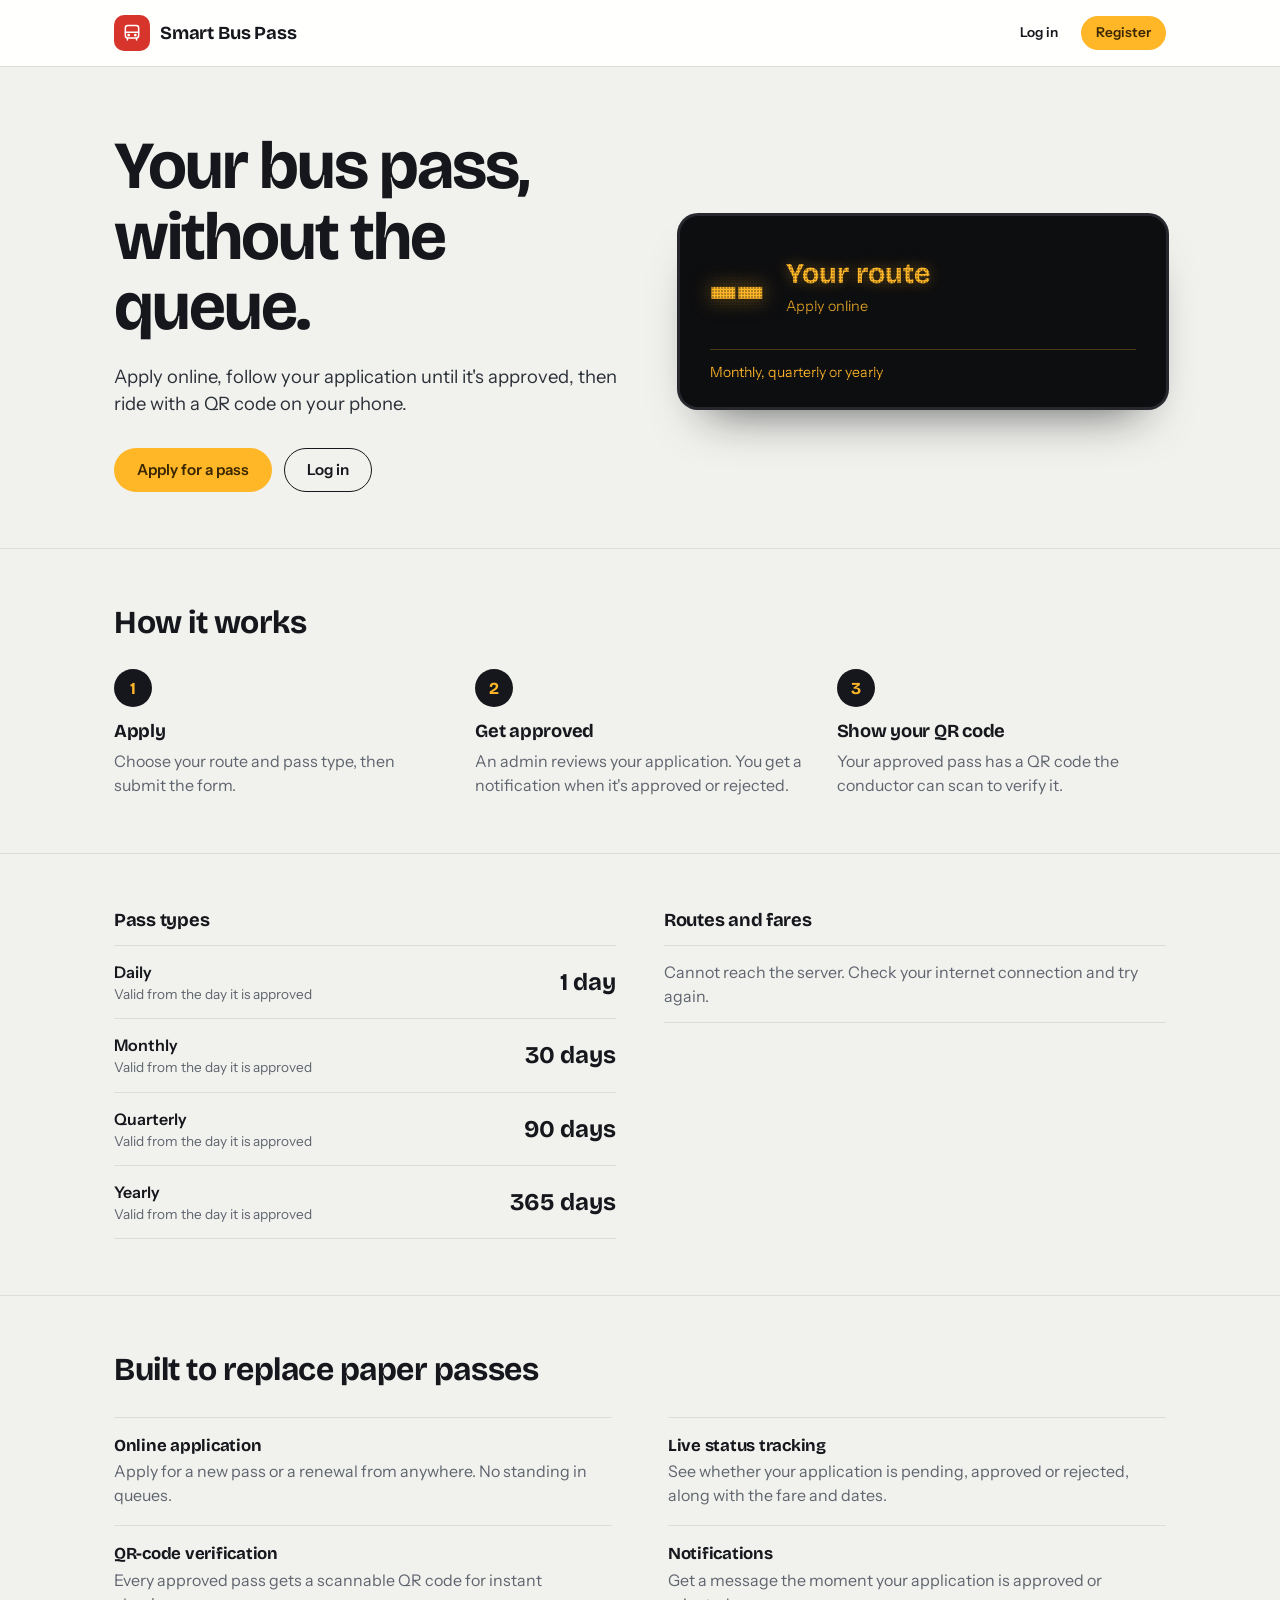
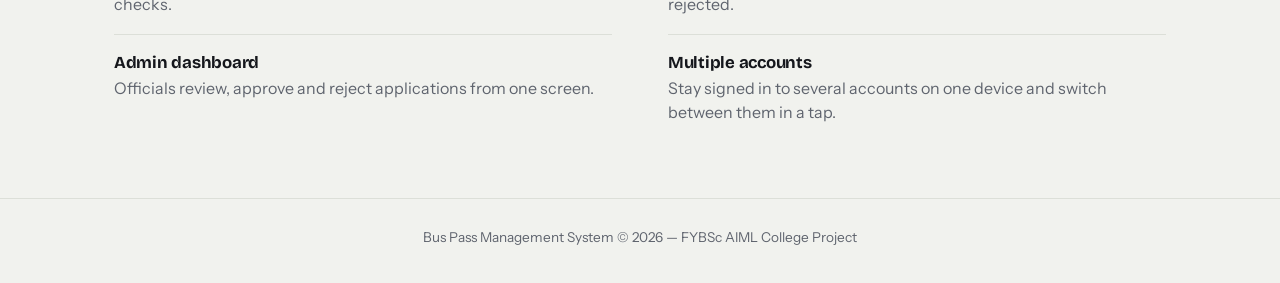
<file: index.html>
<!DOCTYPE html>
<html lang="en">
<head>
<meta charset="UTF-8">
<meta name="viewport" content="width=device-width, initial-scale=1.0">
<title>Smart Bus Pass - Apply for your bus pass online</title>
<link rel="preconnect" href="https://fonts.googleapis.com">
<link rel="preconnect" href="https://fonts.gstatic.com" crossorigin>
<link rel="stylesheet" href="https://fonts.googleapis.com/css2?family=Bricolage+Grotesque:opsz,wght@12..96,500..800&family=Instrument+Sans:wght@400..700&display=swap">
<link rel="stylesheet" href="css/style.css">
</head>
<body>

<header id="topbar"></header>

<main>
  <section class="hero">
    <div class="wrap hero-grid">
      <div>
        <h1>Your bus pass, without the queue.</h1>
        <p class="lede">Apply online, follow your application until it's approved, then ride with a QR code on your phone.</p>
        <div class="hero-cta" id="heroCta">
          <a class="btn btn-accent" href="register.html">Apply for a pass</a>
          <a class="btn btn-outline" href="login.html">Log in</a>
        </div>
      </div>

      <div class="board" role="img" aria-label="A bus destination board showing the available routes">
        <div class="roll" id="roll">
          <div class="board-no" id="boardNo">--</div>
          <div>
            <div class="board-dest" id="boardDest">Your route</div>
            <div class="board-via" id="boardVia">Apply online</div>
          </div>
        </div>
        <div class="board-foot"><span>Monthly, quarterly or yearly</span><span id="boardFare"></span></div>
      </div>
    </div>
  </section>

  <section class="section">
    <div class="wrap">
      <h2>How it works</h2>
      <div class="steps-3">
        <div>
          <div class="step-n">1</div>
          <h3>Apply</h3>
          <p>Choose your route and pass type, then submit the form.</p>
        </div>
        <div>
          <div class="step-n">2</div>
          <h3>Get approved</h3>
          <p>An admin reviews your application. You get a notification when it's approved or rejected.</p>
        </div>
        <div>
          <div class="step-n">3</div>
          <h3>Show your QR code</h3>
          <p>Your approved pass has a QR code the conductor can scan to verify it.</p>
        </div>
      </div>
    </div>
  </section>

  <section class="section">
    <div class="wrap split">
      <div>
        <h3>Pass types</h3>
        <ul class="fare-list" id="typeList"></ul>
      </div>
      <div>
        <h3>Routes and fares</h3>
        <ul class="route-list" id="routeList"><li class="text-muted">Loading routes...</li></ul>
      </div>
    </div>
  </section>

  <section class="section">
    <div class="wrap">
      <h2>Built to replace paper passes</h2>
      <div class="feature-list">
        <div><h3>Online application</h3><p>Apply for a new pass or a renewal from anywhere. No standing in queues.</p></div>
        <div><h3>Live status tracking</h3><p>See whether your application is pending, approved or rejected, along with the fare and dates.</p></div>
        <div><h3>QR-code verification</h3><p>Every approved pass gets a scannable QR code for instant checks.</p></div>
        <div><h3>Notifications</h3><p>Get a message the moment your application is approved or rejected.</p></div>
        <div><h3>Admin dashboard</h3><p>Officials review, approve and reject applications from one screen.</p></div>
        <div><h3>Multiple accounts</h3><p>Stay signed in to several accounts on one device and switch between them in a tap.</p></div>
      </div>
    </div>
  </section>
</main>

<p class="footer">Bus Pass Management System &copy; 2026 &mdash; FYBSc AIML College Project</p>

<script src="js/app.js"></script>
<script>
(function () {
  initNavbar('home');

  /* Someone is already logged in: replace "Log in" with a way back into the app */
  const me = getCurrentUser();
  if (me) {
    document.getElementById('heroCta').innerHTML = me.role === 'admin'
      ? '<a class="btn btn-accent" href="admin.html">Open admin panel</a>'
      : '<a class="btn btn-accent" href="dashboard.html">Go to my dashboard</a>' +
        '<a class="btn btn-outline" href="apply.html">Apply for a pass</a>';
  }

  /* Pass types: how long each one lasts */
  document.getElementById('typeList').innerHTML = Object.keys(PASS_TYPES).map(function (key) {
    const p = PASS_TYPES[key];
    return '<li><span class="fare-name">' + p.label + '<span class="fare-note">Valid from the day it is approved</span></span>' +
      '<span class="fare-price">' + plural(p.days, 'day') + '</span></li>';
  }).join('');

  /* Routes and fares come from the backend */
  const list = document.getElementById('routeList');
  fetchRoutes().then(function (routes) {
    if (!routes.length) {
      list.innerHTML = '<li class="text-muted">No routes have been added yet.</li>';
      return;
    }
    list.innerHTML = routes.map(function (r) {
      return '<li><span class="plate">' + esc(r.route_number) + '</span><span>' + esc(routeName(r)) + '</span>' +
        '<span class="fare-price" style="font-size:1.15rem;">' + money(r.fare) + '</span></li>';
    }).join('');
    startBoard(routes);
  }).catch(function (e) {
    list.innerHTML = '<li class="text-muted">' + esc(e.message) + '</li>';
  });

  /* The one piece of motion on this page: the board rolls through the real routes */
  function startBoard(routes) {
    let i = 0;
    function show(r) {
      document.getElementById('boardNo').textContent = r.route_number;
      document.getElementById('boardDest').textContent = r.destination;
      document.getElementById('boardVia').textContent = 'from ' + r.source;
      document.getElementById('boardFare').textContent = money(r.fare);
    }
    show(routes[0]);
    if (routes.length < 2 || window.matchMedia('(prefers-reduced-motion: reduce)').matches) return;
    const roll = document.getElementById('roll');
    setInterval(function () {
      i = (i + 1) % routes.length;
      roll.classList.add('out');
      setTimeout(function () {
        show(routes[i]);
        roll.classList.remove('out');
        roll.classList.add('in');
        setTimeout(function () { roll.classList.remove('in'); }, 320);
      }, 300);
    }, 3400);
  }
})();
</script>
</body>
</html>
</file>
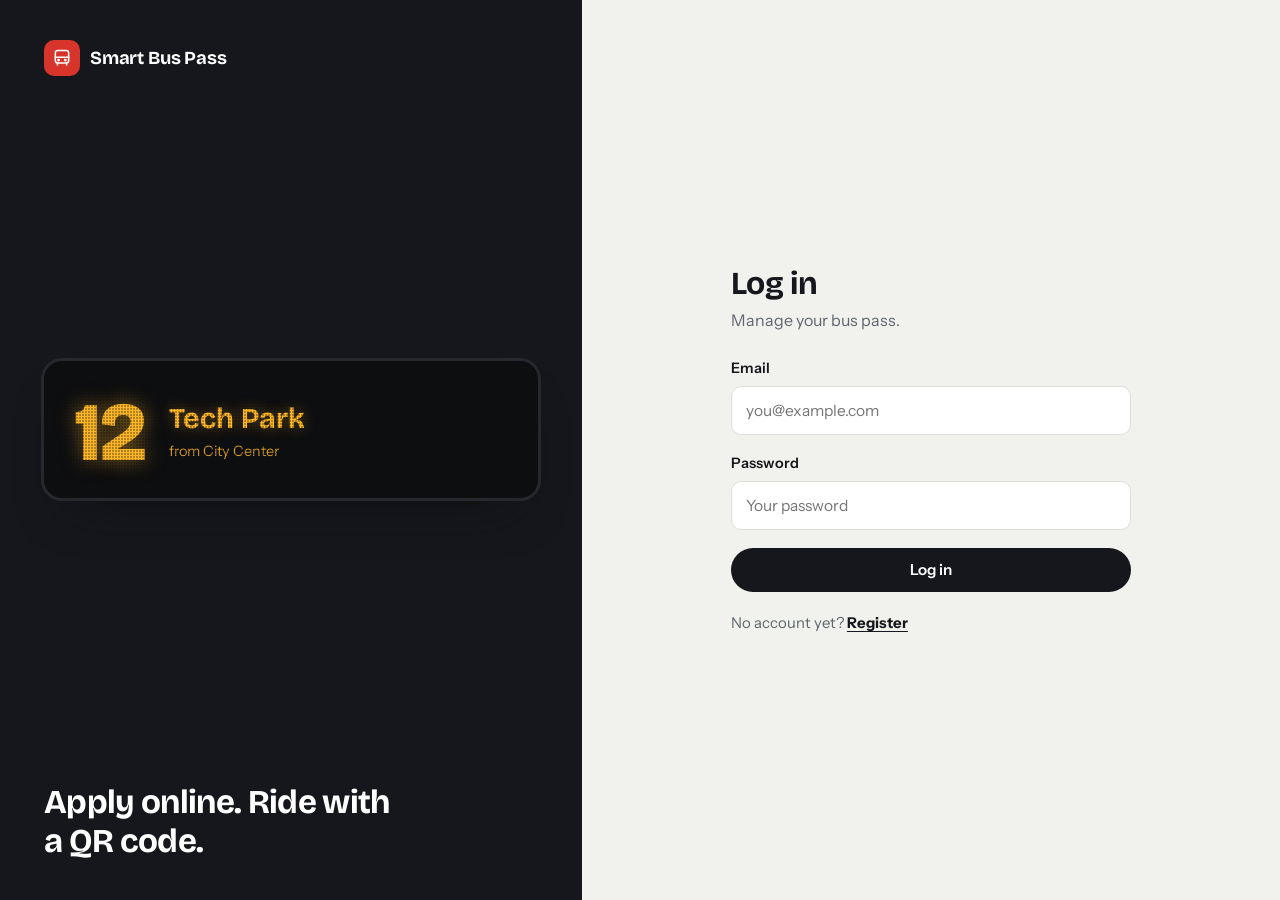
<file: admin.html>
<!DOCTYPE html>
<html lang="en">
<head>
<meta charset="UTF-8">
<meta name="viewport" content="width=device-width, initial-scale=1.0">
<title>Admin panel - Smart Bus Pass</title>
<link rel="preconnect" href="https://fonts.googleapis.com">
<link rel="preconnect" href="https://fonts.gstatic.com" crossorigin>
<link rel="stylesheet" href="https://fonts.googleapis.com/css2?family=Bricolage+Grotesque:opsz,wght@12..96,500..800&family=Instrument+Sans:wght@400..700&display=swap">
<link rel="stylesheet" href="css/style.css">
</head>
<body>

<header id="topbar"></header>

<main class="wrap page">
  <div class="page-head">
    <h1>Applications</h1>
    <p>Review, approve and reject bus pass applications.</p>
  </div>

  <div class="stats" id="adminStats"></div>

  <section class="card">
    <div class="card-head">
      <h2>All applications</h2>
      <div class="filters">
        <select id="filterStatus" class="control" style="width:auto;" aria-label="Filter by status">
          <option value="all">All statuses</option>
          <option value="pending">Pending</option>
          <option value="approved">Approved</option>
          <option value="rejected">Rejected</option>
          <option value="expired">Expired</option>
        </select>
        <div class="search">
          <span class="ic-slot" aria-hidden="true"></span>
          <input type="search" id="searchBox" class="control" placeholder="Search name, ID or route" aria-label="Search applications">
        </div>
      </div>
    </div>
    <div id="adminTable"></div>
  </section>

  <section class="card">
    <div class="card-head"><h2>Add a route</h2></div>
    <p class="route-note">New routes show up in the Apply form straight away.</p>
    <form class="route-form" id="routeForm" novalidate>
      <div class="field"><label for="rNumber">Route number</label><input type="text" id="rNumber" placeholder="e.g. 12" required></div>
      <div class="field"><label for="rSource">From</label><input type="text" id="rSource" placeholder="e.g. Andheri" required></div>
      <div class="field"><label for="rDest">To</label><input type="text" id="rDest" placeholder="e.g. Dadar" required></div>
      <div class="field"><label for="rFare">Fare (₹)</label><input type="number" id="rFare" min="1" step="any" placeholder="e.g. 600" required></div>
      <button type="submit" class="btn btn-primary" id="routeBtn">Add route</button>
    </form>
    <div class="error-text" id="routeError" role="alert"></div>
  </section>
</main>

<dialog id="rejectDialog" class="dialog" aria-labelledby="rejectTitle">
  <div class="dialog-body">
    <h2 id="rejectTitle">Reject application</h2>
    <p class="dialog-sub" id="rejectSub"></p>
    <div class="field">
      <label for="rejectReason">Reason</label>
      <select id="rejectReason"></select>
      <div class="error-text" id="rejectError" role="alert"></div>
    </div>
    <div class="dialog-actions">
      <button type="button" class="btn btn-ghost" id="rejectCancel">Cancel</button>
      <button type="button" class="btn btn-bad" id="rejectConfirm">Reject application</button>
    </div>
  </div>
</dialog>

<script src="js/app.js"></script>
<script>
(function () {
  const admin = requireAdmin();
  if (!admin) return;
  initNavbar('admin');

  // Search icon (kept in JS so it uses the same icon set as the rest of the app)
  document.querySelector('.ic-slot').outerHTML = icon('search', 18);

  const table = document.getElementById('adminTable');
  let all = [];

  /* The applicant's name only appears if the backend sends it (see README notes) */
  function applicantName(a) { return a.user_name || ('User #' + a.user_id); }

  function render() {
    const statusFilter = document.getElementById('filterStatus').value;
    const search = document.getElementById('searchBox').value.trim().toLowerCase();

    const filtered = all.filter(function (a) {
      const okStatus = statusFilter === 'all' || a.state === statusFilter;
      const hay = (applicantName(a) + ' ' + a.passId + ' ' + (a.route ? a.route.route_number + ' ' + routeName(a.route) : '')).toLowerCase();
      return okStatus && (!search || hay.indexOf(search) >= 0);
    });

    const count = function (s) { return all.filter(function (a) { return a.state === s; }).length; };
    document.getElementById('adminStats').innerHTML =
      '<div class="stat"><div class="stat-num">' + all.length + '</div><div class="stat-label"><span class="dot"></span>Total applications</div></div>' +
      '<div class="stat"><div class="stat-num">' + count('pending') + '</div><div class="stat-label"><span class="dot warn"></span>Pending review</div></div>' +
      '<div class="stat"><div class="stat-num">' + count('approved') + '</div><div class="stat-label"><span class="dot ok"></span>Active passes</div></div>' +
      '<div class="stat"><div class="stat-num">' + count('rejected') + '</div><div class="stat-label"><span class="dot bad"></span>Rejected</div></div>';

    if (filtered.length === 0) {
      table.innerHTML = emptyState('inbox', all.length
        ? 'No applications match these filters. Clear the search or pick another status.'
        : 'No applications yet.', null, null, true);
      return;
    }

    table.innerHTML =
      '<div class="table-wrap"><table>' +
        '<thead><tr><th>Pass ID</th><th>Applicant</th><th>Route</th><th>Type</th><th>Applied</th><th>Status</th><th>Action</th></tr></thead>' +
        '<tbody>' +
        filtered.map(function (a) {
          return '<tr>' +
            '<td class="pass-id">' + esc(a.passId) + '</td>' +
            '<td>' + esc(applicantName(a)) +
              (a.user_email ? '<span class="sub-line">' + esc(a.user_email) + '</span>' : '') +
              (a.applicant_age != null ? '<span class="sub-line">Age ' + esc(a.applicant_age) + '</span>' : '') +
              (a.applicant_mobile ? '<span class="sub-line">' + esc(a.applicant_mobile) + '</span>' : '') +
              (a.aadhar_number ? '<span class="sub-line">Aadhar ' + esc(maskAadhar(a.aadhar_number)) + '</span>' : '') +
            '</td>' +
            '<td><div class="cell-route">' + plateHTML(a.route) + '<span>' + esc(routeName(a.route)) + '</span></div></td>' +
            '<td>' + esc(a.typeLabel) + '<span class="sub-line">' + esc(a.tripLabel) + '</span></td>' +
            '<td>' + formatDate(a.applied_on) + '</td>' +
            '<td>' + badgeForStatus(a.state) + (a.rejection_reason ? '<span class="sub-line">' + esc(a.rejection_reason) + '</span>' : '') + '</td>' +
            '<td>' + (a.status === 'pending'
              ? '<div class="flex gap-10">' +
                  '<button type="button" class="btn btn-success btn-sm" data-act="approve" data-id="' + a.id + '">Approve</button>' +
                  '<button type="button" class="btn btn-danger btn-sm" data-act="reject" data-id="' + a.id + '">Reject</button>' +
                '</div>'
              : '<span class="text-muted">None</span>') + '</td>' +
          '</tr>';
        }).join('') +
        '</tbody></table></div>';
  }

  async function load() {
    table.innerHTML = loadingHTML();
    try { all = await fetchAllApplications(); render(); }
    catch (e) { document.getElementById('adminStats').innerHTML = ''; showError(table, e, load); }
  }

  /* Rejecting asks for a reason first */
  const dlg = document.getElementById('rejectDialog');
  const reasonSel = document.getElementById('rejectReason');
  const reasonErr = document.getElementById('rejectError');
  const confirmBtn = document.getElementById('rejectConfirm');
  let rejectId = null;
  reasonSel.innerHTML = '<option value="">Choose a reason</option>' +
    REJECTION_REASONS.map(function (r) { return '<option value="' + esc(r) + '">' + esc(r) + '</option>'; }).join('');

  function openReject(id) {
    rejectId = id;
    const a = all.find(function (x) { return String(x.id) === String(id); });
    document.getElementById('rejectSub').textContent = a ? a.passId + ', ' + routeName(a.route) + ' (' + applicantName(a) + ')' : '';
    reasonSel.value = '';
    reasonErr.style.display = 'none';
    dlg.showModal();
    reasonSel.focus();
  }
  document.getElementById('rejectCancel').addEventListener('click', function () { dlg.close(); });
  dlg.addEventListener('click', function (e) { if (e.target === dlg) dlg.close(); });   // click on the dark backdrop
  confirmBtn.addEventListener('click', async function () {
    if (!reasonSel.value) {
      reasonErr.textContent = 'Choose a reason.';
      reasonErr.style.display = 'block';
      return;
    }
    setBusy(confirmBtn, true, 'Rejecting...');
    try {
      await setApplicationStatus(rejectId, 'reject', reasonSel.value);
      setBusy(confirmBtn, false);
      dlg.close();
      showToast('Application rejected.', true);
      load();
    } catch (err) {
      setBusy(confirmBtn, false);
      if (err.silent) return;
      reasonErr.textContent = err.message;
      reasonErr.style.display = 'block';
    }
  });

  table.addEventListener('click', async function (e) {
    const btn = e.target.closest('button[data-act]');
    if (!btn) return;
    if (btn.dataset.act === 'reject') { openReject(btn.dataset.id); return; }
    const row = btn.closest('tr');
    row.querySelectorAll('button').forEach(function (b) { b.disabled = true; });
    try {
      await setApplicationStatus(btn.dataset.id, btn.dataset.act);
      showToast(btn.dataset.act === 'approve' ? 'Application approved.' : 'Application rejected.', btn.dataset.act === 'reject');
      load();
    } catch (err) {
      row.querySelectorAll('button').forEach(function (b) { b.disabled = false; });
      if (!err.silent) showToast(err.message, true);
    }
  });
  document.getElementById('filterStatus').addEventListener('change', render);
  document.getElementById('searchBox').addEventListener('input', render);

  /* Add a route */
  document.getElementById('routeForm').addEventListener('submit', async function (e) {
    e.preventDefault();
    const errorBox = document.getElementById('routeError');
    const btn = document.getElementById('routeBtn');
    errorBox.style.display = 'none';
    const route = {
      route_number: document.getElementById('rNumber').value.trim(),
      source: document.getElementById('rSource').value.trim(),
      destination: document.getElementById('rDest').value.trim(),
      fare: document.getElementById('rFare').value
    };
    if (!route.route_number || !route.source || !route.destination || !route.fare) {
      errorBox.textContent = 'Fill in every field.';
      errorBox.style.display = 'block';
      return;
    }
    setBusy(btn, true, 'Adding...');
    try {
      await addRoute(route);
      showToast('Route ' + route.route_number + ' added.');
      e.target.reset();
      setBusy(btn, false);
    } catch (err) {
      setBusy(btn, false);
      if (err.silent) return;
      errorBox.textContent = err.message;
      errorBox.style.display = 'block';
    }
  });

  load();
})();
</script>
</body>
</html>
</file>
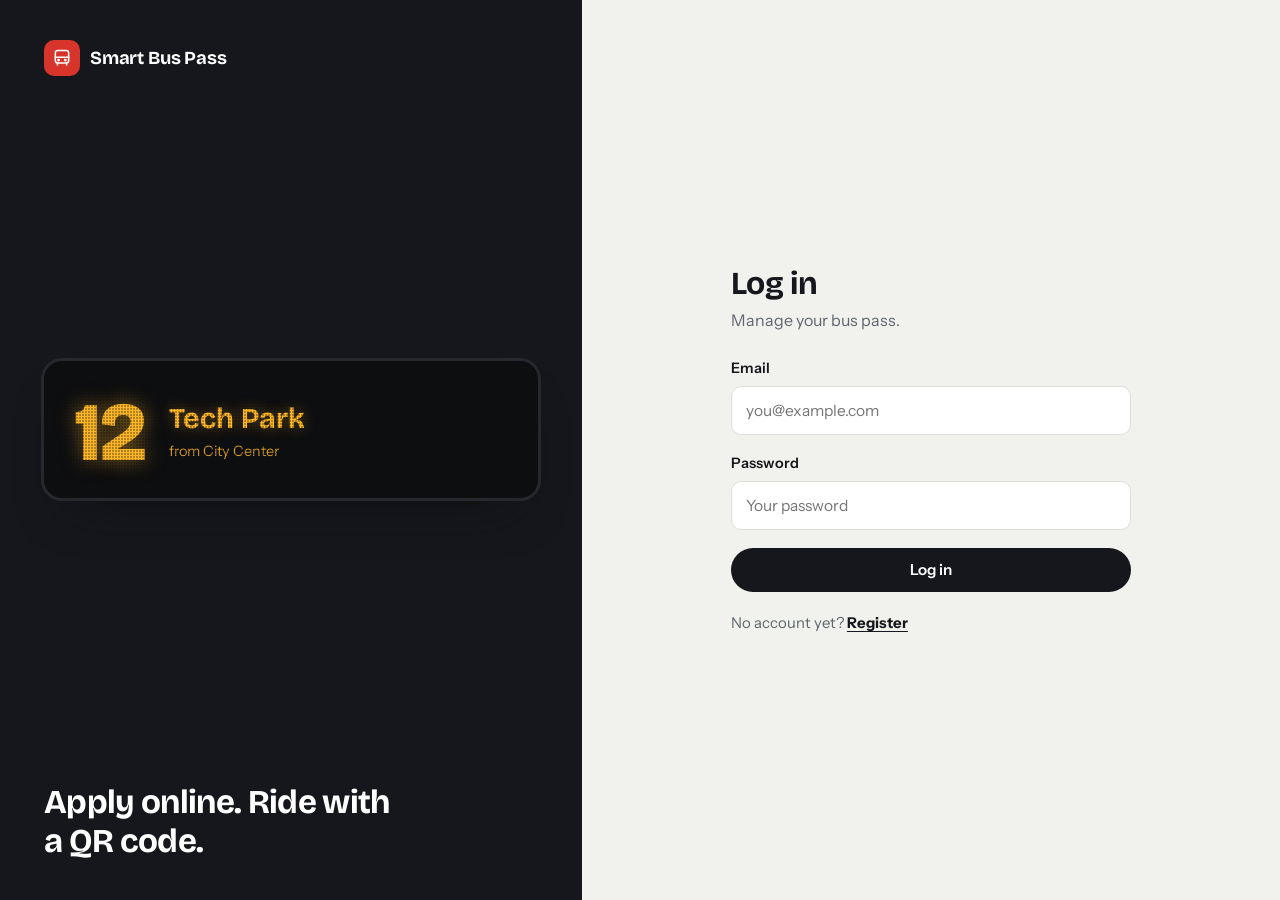
<file: apply.html>
<!DOCTYPE html>
<html lang="en">
<head>
<meta charset="UTF-8">
<meta name="viewport" content="width=device-width, initial-scale=1.0">
<title>Apply for a pass - Smart Bus Pass</title>
<link rel="preconnect" href="https://fonts.googleapis.com">
<link rel="preconnect" href="https://fonts.gstatic.com" crossorigin>
<link rel="stylesheet" href="https://fonts.googleapis.com/css2?family=Bricolage+Grotesque:opsz,wght@12..96,500..800&family=Instrument+Sans:wght@400..700&display=swap">
<link rel="stylesheet" href="css/style.css">
</head>
<body>

<header id="topbar"></header>

<main class="wrap page">
  <div class="page-head">
    <h1>Apply for a bus pass</h1>
    <p>Choose your route and pass type. An admin will review your application.</p>
  </div>

  <div class="apply-grid">
    <form class="card" id="applyForm" novalidate>
      <div class="field">
        <label for="route">Route</label>
        <select id="route" required><option value="">Loading routes...</option></select>
        <div class="form-hint" id="routeHint"></div>
      </div>

      <div class="field">
        <span class="label" id="typeLabel">Pass type</span>
        <div class="tiles" id="passTiles" role="radiogroup" aria-labelledby="typeLabel"></div>
      </div>

      <div class="field">
        <span class="label" id="tripLabel">Trip type</span>
        <div class="tiles tiles-2" id="tripTiles" role="radiogroup" aria-labelledby="tripLabel"></div>
      </div>

      <div class="field">
        <label for="applicantAge">Age <span class="optional-tag">(optional)</span></label>
        <input type="number" id="applicantAge" min="5" max="100" placeholder="e.g. 21">
        <div class="error-text" id="ageError" role="alert"></div>
      </div>

      <div class="field">
        <label for="applicantMobile">Mobile number</label>
        <input type="tel" id="applicantMobile" inputmode="numeric" maxlength="10" placeholder="10-digit mobile number">
        <div class="error-text" id="mobileError" role="alert"></div>
      </div>

      <div class="field">
        <label for="aadharNumber">Aadhar number</label>
        <input type="text" id="aadharNumber" inputmode="numeric" maxlength="12" placeholder="12-digit Aadhar number" autocomplete="off">
        <div class="form-hint">Used only to verify your identity. Not shown to other users.</div>
        <div class="error-text" id="aadharError" role="alert"></div>
      </div>

      <div class="error-text" id="applyError" role="alert" style="margin-bottom:14px;"></div>
      <button type="submit" class="btn btn-primary btn-block" id="submitBtn">Submit application</button>
    </form>

    <aside class="summary on-dark" aria-live="polite">
      <h2>Your pass</h2>
      <div class="route-line">
        <span class="plate plate-lg" id="sumPlate" style="opacity:.35">--</span>
        <span class="route-name" id="sumRoute">Choose a route</span>
      </div>
      <dl>
        <div><dt>Pass type</dt><dd id="sumType">Not chosen</dd></div>
        <div><dt>Trip</dt><dd id="sumTrip">One-way</dd></div>
        <div><dt>Valid for</dt><dd id="sumDays">-</dd></div>
      </dl>
      <div class="total"><span id="amountLabel">Route fare</span><b id="amountPreview">₹0</b></div>
    </aside>
  </div>
</main>

<script src="js/app.js"></script>
<script>
(function () {
  const user = requireUser();
  if (!user) return;
  initNavbar('apply');

  const routeSel = document.getElementById('route');
  const btn = document.getElementById('submitBtn');
  const errorBox = document.getElementById('applyError');
  let routes = [];

  /* Pass type tiles come from PASS_TYPES in js/app.js */
  document.getElementById('passTiles').innerHTML = Object.keys(PASS_TYPES).map(function (key, i) {
    const p = PASS_TYPES[key];
    return '<label class="tile"><input type="radio" name="passType" value="' + key + '"' + (i === 0 ? ' required' : '') + '>' +
      '<span class="tile-body"><span class="tile-name">' + p.label + '</span>' +
      '<span class="tile-price" data-price="' + key + '">' + plural(p.days, 'day') + '</span>' +
      '<span class="tile-sub" data-sub="' + key + '">from approval</span></span></label>';
  }).join('');

  /* Trip type tiles: One-way is selected by default (the backend default as well) */
  document.getElementById('tripTiles').innerHTML = Object.keys(TRIP_TYPES).map(function (key, i) {
    return '<label class="tile"><input type="radio" name="tripType" value="' + key + '"' + (i === 0 ? ' checked' : '') + '>' +
      '<span class="tile-body"><span class="tile-name">' + TRIP_TYPES[key].label + '</span>' +
      '<span class="tile-price" data-trip-price="' + key + '">&nbsp;</span>' +
      '<span class="tile-sub">' + TRIP_TYPES[key].note + '</span></span></label>';
  }).join('');

  function chosenTrip() {
    const el = document.querySelector('input[name="tripType"]:checked');
    return el ? el.value : 'one_way';
  }
  function chosenType() {
    const el = document.querySelector('input[name="passType"]:checked');
    return el ? el.value : '';
  }
  function chosenRoute() {
    return routes.find(function (r) { return String(r.id) === routeSel.value; }) || null;
  }

  /* Prices for the chosen route: { monthly, quarterly, yearly }, or null until they load */
  let pricing = null, loadingPrice = false, priceRequest = 0;

  /* Tiles show each type's price once it is known, otherwise how long it lasts */
  function updateTiles() {
    const trip = chosenTrip(), type = chosenType();
    Object.keys(PASS_TYPES).forEach(function (key) {
      const price = priceFor(pricing, key, trip);
      document.querySelector('[data-price="' + key + '"]').textContent = price != null ? money(price) : plural(PASS_TYPES[key].days, 'day');
      document.querySelector('[data-sub="' + key + '"]').textContent = price != null ? plural(PASS_TYPES[key].days, 'day') : 'from approval';
    });
    Object.keys(TRIP_TYPES).forEach(function (key) {
      const price = priceFor(pricing, type, key);      // price of this trip type for the chosen pass type
      document.querySelector('[data-trip-price="' + key + '"]').textContent = price != null ? money(price) : '\u00a0';
    });
  }

  function updateSummary() {
    const r = chosenRoute();
    const type = chosenType();
    const plate = document.getElementById('sumPlate');
    plate.textContent = r ? r.route_number : '--';
    plate.style.opacity = r ? '1' : '.35';
    document.getElementById('sumRoute').textContent = r ? routeName(r) : 'Choose a route';
    const trip = chosenTrip();
    document.getElementById('sumType').textContent = type ? PASS_TYPES[type].label : 'Not chosen';
    document.getElementById('sumTrip').textContent = TRIP_TYPES[trip].label;
    document.getElementById('sumDays').textContent = type ? plural(PASS_TYPES[type].days, 'day') + ' from approval' : '-';

    // Amount: the price of the chosen pass type. If prices could not be loaded, fall back to the flat route fare.
    const label = document.getElementById('amountLabel');
    const amount = document.getElementById('amountPreview');
    if (loadingPrice) { label.textContent = 'Amount payable'; amount.textContent = '...'; }
    else if (pricing) {
      label.textContent = 'Amount payable';
      const price = priceFor(pricing, type, trip);
      amount.textContent = price != null ? money(price) : '-';
    } else {
      // No prices available: show the flat route fare (round trip is exactly double)
      label.textContent = 'Route fare';
      amount.textContent = money(r ? r.fare * (trip === 'round_trip' ? 2 : 1) : 0);
    }
  }

  // Keep these fields digits-only as the person types
  ['applicantMobile', 'aadharNumber'].forEach(function (id) {
    document.getElementById(id).addEventListener('input', function () {
      this.value = this.value.replace(/\D/g, '');
    });
  });

  routeSel.addEventListener('change', async function () {
    pricing = null;
    updateTiles();
    const r = chosenRoute();
    if (!r) { loadingPrice = false; updateSummary(); return; }
    const request = ++priceRequest;              // ignore answers for a route the person already left
    loadingPrice = true;
    updateSummary();
    try {
      const d = await fetchPricing(r.id);
      if (request !== priceRequest) return;
      pricing = d.pricing || null;
      if (pricing && !isTripPricing(pricing)) {
        // The backend sent one price per pass type with no one-way / round-trip split
        console.warn('Pricing reply is not split by trip type (expected pricing[pass_type][trip_type]):', d);
        pricing = null;
      }
    } catch (e) {
      if (request !== priceRequest) return;
      pricing = null;
    }
    loadingPrice = false;
    updateTiles();
    updateSummary();
  });
  function onChoiceChange() { updateTiles(); updateSummary(); }
  document.getElementById('passTiles').addEventListener('change', onChoiceChange);
  document.getElementById('tripTiles').addEventListener('change', onChoiceChange);

  async function loadRoutes() {
    try {
      routes = await fetchRoutes();
      if (!routes.length) {
        routeSel.innerHTML = '<option value="">No routes available yet</option>';
        document.getElementById('routeHint').textContent = 'An admin needs to add routes before you can apply.';
        btn.disabled = true;
        return;
      }
      routeSel.innerHTML = '<option value="">Choose a route</option>' +
        routes.map(function (r) { return '<option value="' + r.id + '">' + esc(routeLabel(r)) + '</option>'; }).join('');
    } catch (e) {
      routeSel.innerHTML = '<option value="">Could not load routes</option>';
      document.getElementById('routeHint').textContent = e.message;
      btn.disabled = true;
    }
  }
  loadRoutes();

  document.getElementById('applyForm').addEventListener('submit', async function (e) {
    e.preventDefault();
    errorBox.style.display = 'none';
    const type = chosenType();
    ['ageError', 'mobileError', 'aadharError'].forEach(function (id) {
      document.getElementById(id).style.display = 'none';
    });
    if (!routeSel.value) { errorBox.textContent = 'Choose a route.'; errorBox.style.display = 'block'; return; }
    if (!type) { errorBox.textContent = 'Choose a pass type.'; errorBox.style.display = 'block'; return; }

    // These three are optional, but checked if filled in, matching the backend's rules
    const ageVal = document.getElementById('applicantAge').value.trim();
    const mobileVal = document.getElementById('applicantMobile').value.trim();
    const aadharVal = document.getElementById('aadharNumber').value.trim();
    let hasFieldError = false;
    if (ageVal && (Number(ageVal) < 5 || Number(ageVal) > 100)) {
      document.getElementById('ageError').textContent = 'Age must be between 5 and 100.';
      document.getElementById('ageError').style.display = 'block';
      hasFieldError = true;
    }
    if (mobileVal && !/^\d{10}$/.test(mobileVal)) {
      document.getElementById('mobileError').textContent = 'Mobile number must be exactly 10 digits.';
      document.getElementById('mobileError').style.display = 'block';
      hasFieldError = true;
    }
    if (aadharVal && !/^\d{12}$/.test(aadharVal)) {
      document.getElementById('aadharError').textContent = 'Aadhar number must be exactly 12 digits.';
      document.getElementById('aadharError').style.display = 'block';
      hasFieldError = true;
    }
    if (hasFieldError) return;

    const applicantDetails = {};
    if (ageVal) applicantDetails.applicant_age = Number(ageVal);
    if (mobileVal) applicantDetails.applicant_mobile = mobileVal;
    if (aadharVal) applicantDetails.aadhar_number = aadharVal;

    setBusy(btn, true, 'Submitting...');
    try {
      const res = await applyForPass(routeSel.value, type, chosenTrip(), applicantDetails);
      const id = 'BP-' + String(res.application.id).padStart(4, '0');
      showToast('Application submitted. Your ID is ' + id + '.');
      setTimeout(function () { window.location.href = 'track.html'; }, 1000);
    } catch (err) {
      setBusy(btn, false);
      if (err.silent) return;
      errorBox.textContent = err.message;      // e.g. "You already have a pending application for this route."
      errorBox.style.display = 'block';
    }
  });
})();
</script>
</body>
</html>
</file>
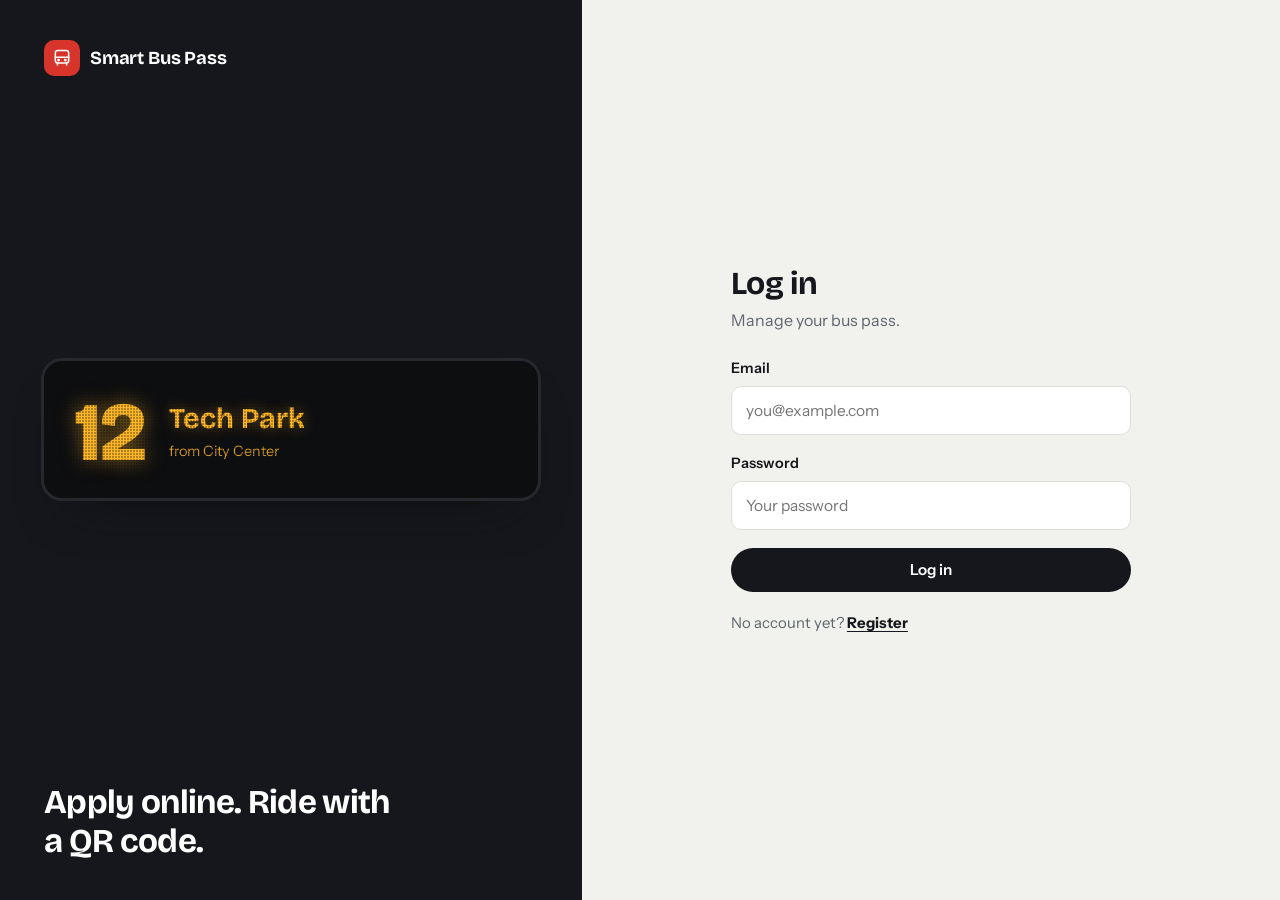
<file: dashboard.html>
<!DOCTYPE html>
<html lang="en">
<head>
<meta charset="UTF-8">
<meta name="viewport" content="width=device-width, initial-scale=1.0">
<title>Dashboard - Smart Bus Pass</title>
<link rel="preconnect" href="https://fonts.googleapis.com">
<link rel="preconnect" href="https://fonts.gstatic.com" crossorigin>
<link rel="stylesheet" href="https://fonts.googleapis.com/css2?family=Bricolage+Grotesque:opsz,wght@12..96,500..800&family=Instrument+Sans:wght@400..700&display=swap">
<link rel="stylesheet" href="css/style.css">
</head>
<body>

<header id="topbar"></header>

<main class="wrap page">
  <div class="page-head">
    <h1 id="welcomeMsg">Welcome back</h1>
    <p>Your bus pass activity at a glance.</p>
  </div>

  <div id="passPeek"></div>
  <div class="stats" id="statCards"></div>

  <section class="card">
    <div class="card-head">
      <h2>Recent applications</h2>
      <a class="btn btn-primary btn-sm" href="apply.html">New application</a>
    </div>
    <div id="recentApplications"></div>
  </section>
</main>

<script src="js/app.js"></script>
<script>
(function () {
  const user = requireUser();
  if (!user) return;
  initNavbar('dashboard');

  document.getElementById('welcomeMsg').textContent = 'Welcome back, ' + user.name.split(' ')[0];

  const peek = document.getElementById('passPeek');
  const stats = document.getElementById('statCards');
  const box = document.getElementById('recentApplications');

  function render(apps) {
    const approved = apps.filter(function (a) { return a.state === 'approved'; });
    const pending = apps.filter(function (a) { return a.state === 'pending'; }).length;
    const rejected = apps.filter(function (a) { return a.state === 'rejected'; }).length;

    /* Current pass */
    if (approved.length) {
      const p = approved[0];
      peek.innerHTML =
        '<div class="peek on-dark">' +
          '<div class="peek-main">' + plateHTML(p.route, true) +
            '<div><div class="route-name">' + esc(routeName(p.route)) + '</div>' +
            '<small>' + esc(p.typeLabel) + ' pass (' + esc(p.tripLabel) + '), valid till ' + formatDate(p.expiry) + '</small></div></div>' +
          '<div class="peek-meter"><div class="meter-label"><span>Time left</span><span>' + plural(daysLeft(p.expiry), 'day') + '</span></div>' +
            '<div class="meter on-dark-meter"><i style="width:' + validityPercent(p) + '%"></i></div></div>' +
          '<a class="btn btn-accent" href="mypass.html">Show my pass</a>' +
        '</div>';
    } else {
      peek.innerHTML =
        '<div class="peek empty">' +
          '<div class="peek-main"><span class="plate plate-lg" style="opacity:.35">--</span>' +
            '<div><div class="route-name">No active pass</div><small>Apply for a pass to get your QR code.</small></div></div>' +
          '<a class="btn btn-primary" href="apply.html">Apply for a pass</a>' +
        '</div>';
    }

    /* Numbers */
    stats.innerHTML =
      '<div class="stat"><div class="stat-num">' + apps.length + '</div><div class="stat-label"><span class="dot"></span>Applications</div></div>' +
      '<div class="stat"><div class="stat-num">' + approved.length + '</div><div class="stat-label"><span class="dot ok"></span>Approved</div></div>' +
      '<div class="stat"><div class="stat-num">' + pending + '</div><div class="stat-label"><span class="dot warn"></span>Pending review</div></div>' +
      '<div class="stat"><div class="stat-num">' + rejected + '</div><div class="stat-label"><span class="dot bad"></span>Rejected</div></div>';

    /* Table */
    if (apps.length === 0) {
      box.innerHTML = emptyState('ticket', 'You have not applied for a pass yet.', 'apply.html', 'Apply for a pass', true);
      return;
    }
    box.innerHTML =
      '<div class="table-wrap"><table>' +
        '<thead><tr><th>Pass ID</th><th>Route</th><th>Type</th><th>Applied on</th><th>Status</th></tr></thead>' +
        '<tbody>' +
        apps.slice(0, 5).map(function (a) {
          return '<tr>' +
            '<td class="pass-id">' + esc(a.passId) + '</td>' +
            '<td><div class="cell-route">' + plateHTML(a.route) + '<span>' + esc(routeName(a.route)) + '</span></div></td>' +
            '<td>' + esc(a.typeLabel) + '<span class="sub-line">' + esc(a.tripLabel) + '</span></td>' +
            '<td>' + formatDate(a.applied_on) + '</td>' +
            '<td>' + badgeForStatus(a.state) + '</td>' +
          '</tr>';
        }).join('') +
        '</tbody></table></div>';
  }

  async function load() {
    box.innerHTML = loadingHTML();
    try { render(await fetchMyApplications()); }
    catch (e) { peek.innerHTML = ''; stats.innerHTML = ''; showError(box, e, load); }
  }
  load();
})();
</script>
</body>
</html>
</file>
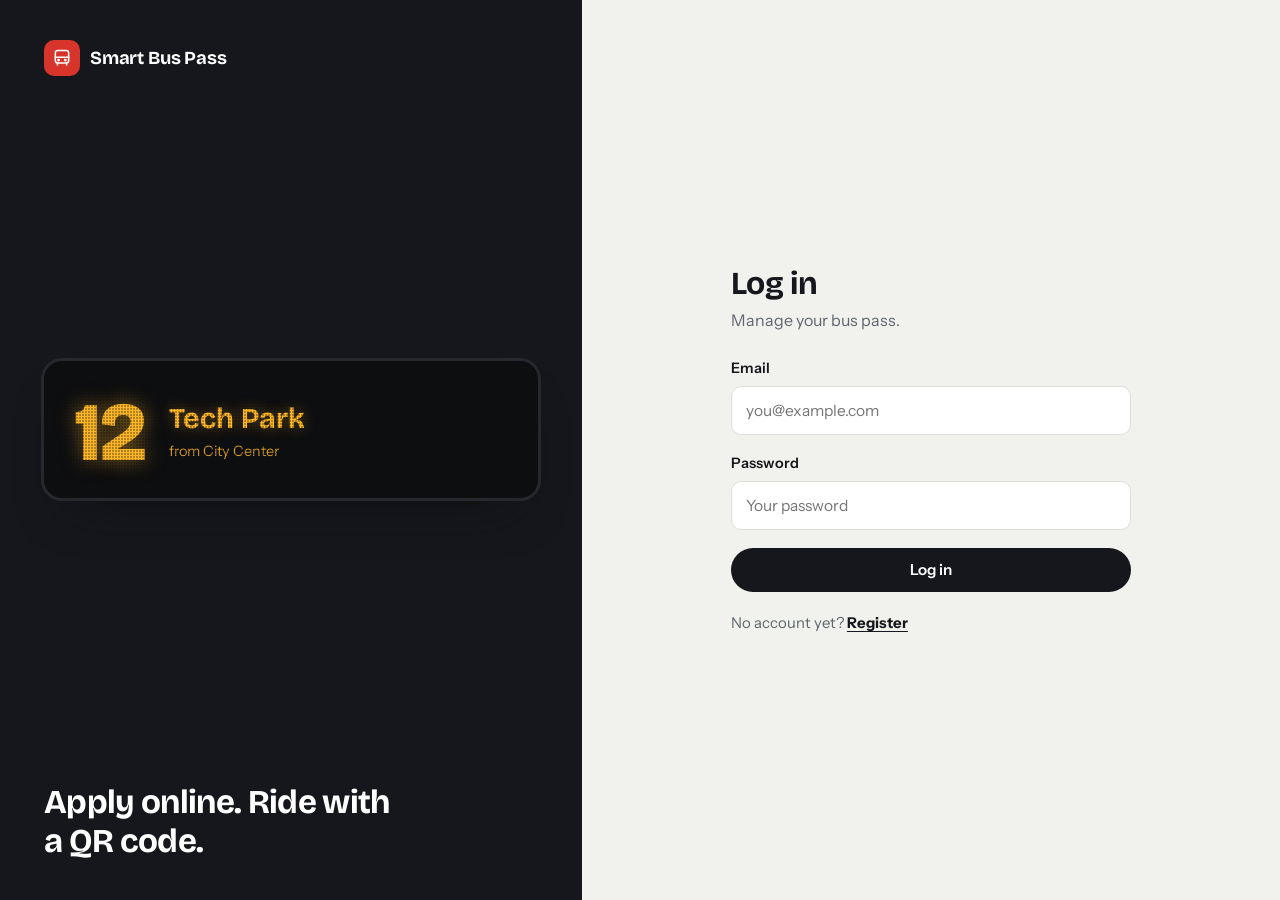
<file: login.html>
<!DOCTYPE html>
<html lang="en">
<head>
<meta charset="UTF-8">
<meta name="viewport" content="width=device-width, initial-scale=1.0">
<title>Log in - Smart Bus Pass</title>
<link rel="preconnect" href="https://fonts.googleapis.com">
<link rel="preconnect" href="https://fonts.gstatic.com" crossorigin>
<link rel="stylesheet" href="https://fonts.googleapis.com/css2?family=Bricolage+Grotesque:opsz,wght@12..96,500..800&family=Instrument+Sans:wght@400..700&display=swap">
<link rel="stylesheet" href="css/style.css">
</head>
<body>

<div class="auth">
  <aside class="auth-side on-dark">
    <a class="brand" href="index.html"><span class="brand-mark"><svg class="ic" width="20" height="20" viewBox="0 0 24 24" fill="none" stroke="currentColor" stroke-width="1.8" stroke-linecap="round" stroke-linejoin="round" aria-hidden="true"><rect x="4" y="3" width="16" height="15" rx="3"/><path d="M4 11h16"/><circle cx="8" cy="14.5" r=".8"/><circle cx="16" cy="14.5" r=".8"/><path d="M6.5 18v2.5M17.5 18v2.5"/></svg></span><span>Smart Bus Pass</span></a>

    <div class="board" role="img" aria-label="Bus destination board">
      <div class="board-row">
        <div class="board-no">12</div>
        <div>
          <div class="board-dest">Tech Park</div>
          <div class="board-via">from City Center</div>
        </div>
      </div>
    </div>

    <p class="auth-tag">Apply online. Ride with a QR code.</p>
  </aside>

  <main class="auth-main">
    <div class="auth-form">
      <h1 id="authTitle">Log in</h1>
      <p class="sub" id="authSub">Manage your bus pass.</p>

      <div class="notice" id="addBanner" hidden></div>

      <form id="loginForm" novalidate>
        <div class="field">
          <label for="email">Email</label>
          <input type="email" id="email" placeholder="you@example.com" autocomplete="username" required>
        </div>
        <div class="field">
          <label for="password">Password</label>
          <input type="password" id="password" placeholder="Your password" autocomplete="current-password" required>
          <div class="error-text" id="loginError" role="alert"></div>
        </div>
        <button type="submit" class="btn btn-primary btn-block" id="submitBtn">Log in</button>
      </form>

      <p class="switch">No account yet? <a href="register.html" id="registerLink">Register</a></p>
    </div>
  </main>
</div>

<script src="js/app.js"></script>
<script>
(function () {
  showFlash();
  const params = new URLSearchParams(window.location.search);
  const addMode = params.get('add') === '1';
  const existing = getCurrentUser();

  // Already signed in and not adding another account: go straight to the right home page
  if (existing && !addMode) { window.location.href = homeFor(existing); return; }

  if (addMode && existing) {
    const n = getSignedInAccounts().length;
    document.getElementById('authTitle').textContent = 'Add another account';
    document.getElementById('authSub').textContent = 'Log in to a second account without leaving the first.';
    document.getElementById('submitBtn').textContent = 'Add account';
    const banner = document.getElementById('addBanner');
    banner.innerHTML = 'You are signed in to ' + n + (n === 1 ? ' account' : ' accounts') +
      '. All of them stay signed in, and you can switch from the top bar. ' +
      '<a href="' + homeFor(existing) + '">Cancel</a>';
    banner.hidden = false;
    document.getElementById('registerLink').href = 'register.html?add=1';
  }

  document.getElementById('loginForm').addEventListener('submit', async function (e) {
    e.preventDefault();
    const email = document.getElementById('email').value.trim();
    const password = document.getElementById('password').value;
    const errorBox = document.getElementById('loginError');
    const btn = document.getElementById('submitBtn');
    errorBox.style.display = 'none';

    if (!email || !password) {
      errorBox.textContent = 'Enter your email and password.';
      errorBox.style.display = 'block';
      return;
    }

    setBusy(btn, true, 'Logging in...');
    const result = await loginUser(email, password);
    if (!result.ok) {
      setBusy(btn, false);
      errorBox.textContent = result.message;
      errorBox.style.display = 'block';
      return;
    }
    if (addMode) flash('Signed in as ' + result.user.name + '.');
    window.location.href = homeFor(result.user);
  });
})();
</script>
</body>
</html>
</file>
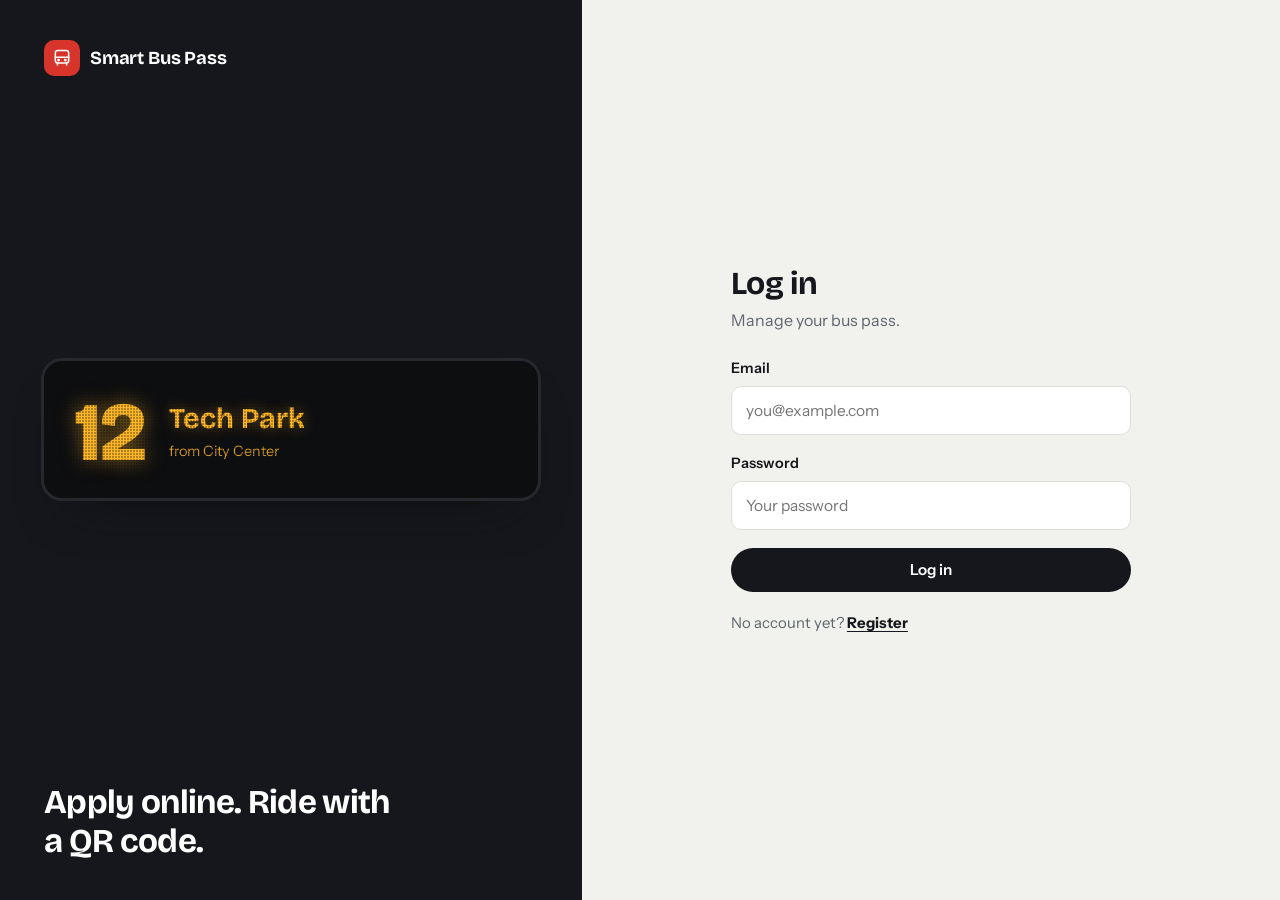
<file: notifications.html>
<!DOCTYPE html>
<html lang="en">
<head>
<meta charset="UTF-8">
<meta name="viewport" content="width=device-width, initial-scale=1.0">
<title>Notifications - Smart Bus Pass</title>
<link rel="preconnect" href="https://fonts.googleapis.com">
<link rel="preconnect" href="https://fonts.gstatic.com" crossorigin>
<link rel="stylesheet" href="https://fonts.googleapis.com/css2?family=Bricolage+Grotesque:opsz,wght@12..96,500..800&family=Instrument+Sans:wght@400..700&display=swap">
<link rel="stylesheet" href="css/style.css">
</head>
<body>

<header id="topbar"></header>

<main class="wrap page page-narrow">
  <div class="page-head">
    <h1>Notifications</h1>
    <p>Updates on your applications and approvals.</p>
  </div>

  <div class="card" id="notifBox" style="padding:8px 12px;"></div>
</main>

<script src="js/app.js"></script>
<script>
(function () {
  const user = requireUser();
  if (!user) return;
  initNavbar('notifications');

  const box = document.getElementById('notifBox');

  async function load() {
    box.innerHTML = loadingHTML();
    try {
      const data = await fetchNotifications();
      const notifs = data.notifications || [];

      if (notifs.length === 0) {
        box.innerHTML = emptyState('bell', 'Nothing new. Updates about your passes will show up here.', null, null);
        return;
      }
      box.innerHTML = notifs.map(function (n) {
        const d = describeNotification(n);
        return '<div class="notif' + (!n.is_read ? ' unread' : '') + '">' +
          '<div class="notif-ic ' + d.kind + '">' + icon(d.icon, 20) + '</div>' +
          '<div><div class="title">' + esc(d.title) + '</div>' +
          '<div>' + esc(n.message) + '</div>' +
          '<div class="time">' + formatDate(n.created_at) + '</div></div>' +
        '</div>';
      }).join('');

      // The list was drawn with the unread highlights; now mark everything read so the bell clears
      if (data.unread_count > 0) {
        await markNotificationsRead();
        setBell(0);
      }
    } catch (e) { showError(box, e, load); }
  }
  load();
})();
</script>
</body>
</html>
</file>
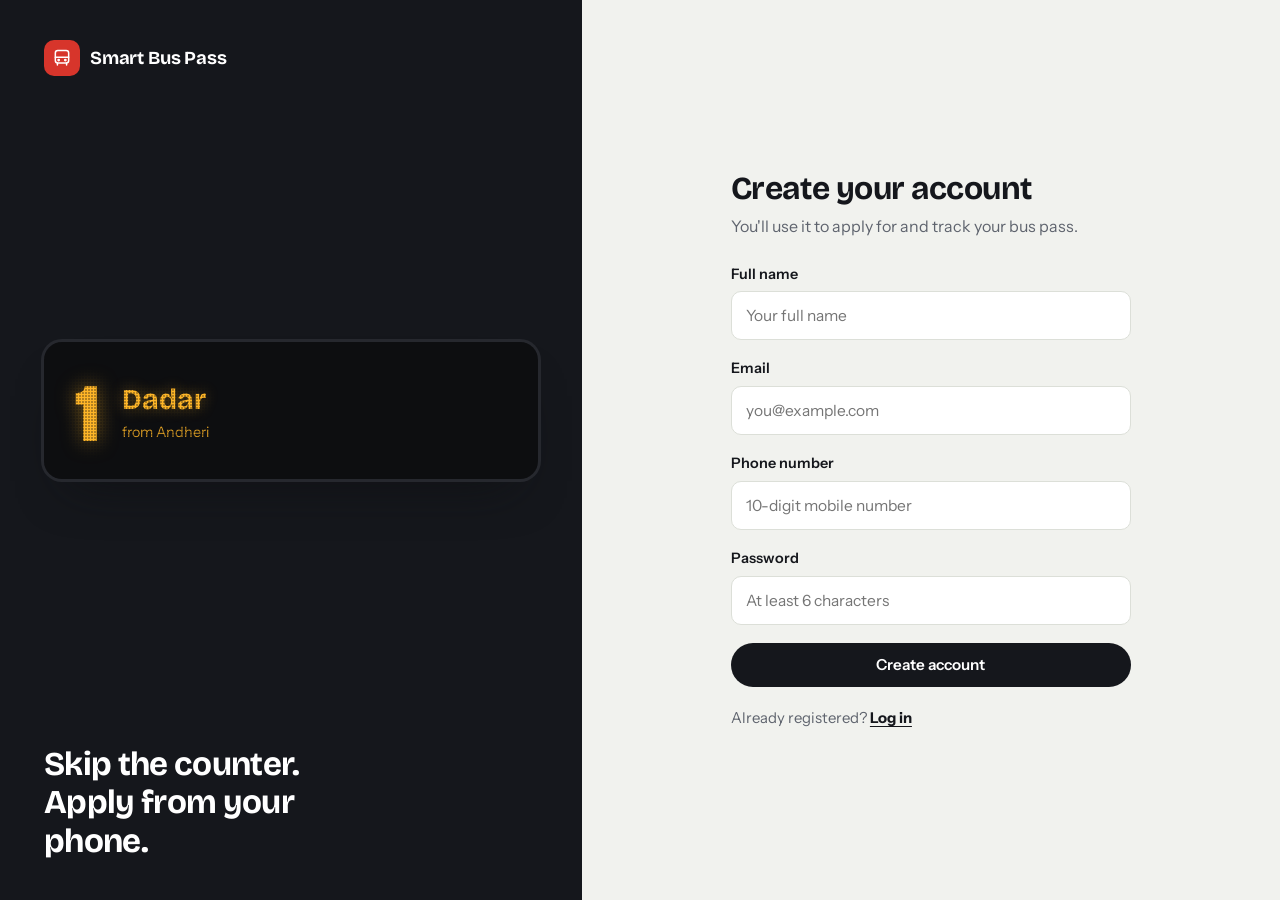
<file: register.html>
<!DOCTYPE html>
<html lang="en">
<head>
<meta charset="UTF-8">
<meta name="viewport" content="width=device-width, initial-scale=1.0">
<title>Register - Smart Bus Pass</title>
<link rel="preconnect" href="https://fonts.googleapis.com">
<link rel="preconnect" href="https://fonts.gstatic.com" crossorigin>
<link rel="stylesheet" href="https://fonts.googleapis.com/css2?family=Bricolage+Grotesque:opsz,wght@12..96,500..800&family=Instrument+Sans:wght@400..700&display=swap">
<link rel="stylesheet" href="css/style.css">
</head>
<body>

<div class="auth">
  <aside class="auth-side on-dark">
    <a class="brand" href="index.html"><span class="brand-mark"><svg class="ic" width="20" height="20" viewBox="0 0 24 24" fill="none" stroke="currentColor" stroke-width="1.8" stroke-linecap="round" stroke-linejoin="round" aria-hidden="true"><rect x="4" y="3" width="16" height="15" rx="3"/><path d="M4 11h16"/><circle cx="8" cy="14.5" r=".8"/><circle cx="16" cy="14.5" r=".8"/><path d="M6.5 18v2.5M17.5 18v2.5"/></svg></span><span>Smart Bus Pass</span></a>

    <div class="board" role="img" aria-label="Bus destination board">
      <div class="board-row">
        <div class="board-no">1</div>
        <div>
          <div class="board-dest">Dadar</div>
          <div class="board-via">from Andheri</div>
        </div>
      </div>
    </div>

    <p class="auth-tag">Skip the counter. Apply from your phone.</p>
  </aside>

  <main class="auth-main">
    <div class="auth-form">
      <h1>Create your account</h1>
      <p class="sub">You'll use it to apply for and track your bus pass.</p>

      <div class="notice" id="addBanner" hidden></div>

      <form id="registerForm" novalidate>
        <div class="field">
          <label for="name">Full name</label>
          <input type="text" id="name" placeholder="Your full name" autocomplete="name" required>
        </div>
        <div class="field">
          <label for="email">Email</label>
          <input type="email" id="email" placeholder="you@example.com" autocomplete="email" required>
        </div>
        <div class="field">
          <label for="phone">Phone number</label>
          <input type="tel" id="phone" inputmode="numeric" maxlength="10" placeholder="10-digit mobile number" autocomplete="tel" required>
        </div>
        <div class="field">
          <label for="password">Password</label>
          <input type="password" id="password" placeholder="At least 6 characters" autocomplete="new-password" required>
          <div class="error-text" id="regError" role="alert"></div>
        </div>
        <button type="submit" class="btn btn-primary btn-block" id="submitBtn">Create account</button>
      </form>

      <p class="switch">Already registered? <a href="login.html" id="loginLink">Log in</a></p>
    </div>
  </main>
</div>

<script src="js/app.js"></script>
<script>
(function () {
  const addMode = new URLSearchParams(window.location.search).get('add') === '1';
  const existing = getCurrentUser();

  if (addMode && existing) {
    const banner = document.getElementById('addBanner');
    banner.innerHTML = 'This adds a new account next to the one you are signed in to. ' +
      '<a href="' + homeFor(existing) + '">Cancel</a>';
    banner.hidden = false;
    document.getElementById('loginLink').href = 'login.html?add=1';
  }

  document.getElementById('registerForm').addEventListener('submit', async function (e) {
    e.preventDefault();
    const name = document.getElementById('name').value.trim();
    const email = document.getElementById('email').value.trim();
    const phone = document.getElementById('phone').value.trim();
    const password = document.getElementById('password').value;
    const errorBox = document.getElementById('regError');
    const btn = document.getElementById('submitBtn');
    errorBox.style.display = 'none';

    function fail(message) {
      setBusy(btn, false);
      errorBox.textContent = message;
      errorBox.style.display = 'block';
    }

    // Same rules the server checks, so people get the message straight away
    if (name.length < 2) return fail('Name must be at least 2 characters.');
    if (!/^[^@\s]+@[^@\s]+\.[^@\s]+$/.test(email)) return fail('Enter a valid email address.');
    if (!/^\d{10}$/.test(phone)) return fail('Phone number must be exactly 10 digits.');
    if (password.length < 6) return fail('Password must be at least 6 characters.');

    setBusy(btn, true, 'Creating account...');
    const result = await registerUser({ name: name, email: email, phone: phone, password: password });
    if (!result.ok) return fail(result.message);

    // Sign the new account in. If someone was already signed in, they stay signed in too.
    const login = await loginUser(email, password);
    if (!login.ok) return fail(login.message);
    if (existing) flash('Account created. You are now using ' + login.user.name + '.');
    window.location.href = homeFor(login.user);
  });
})();
</script>
</body>
</html>
</file>
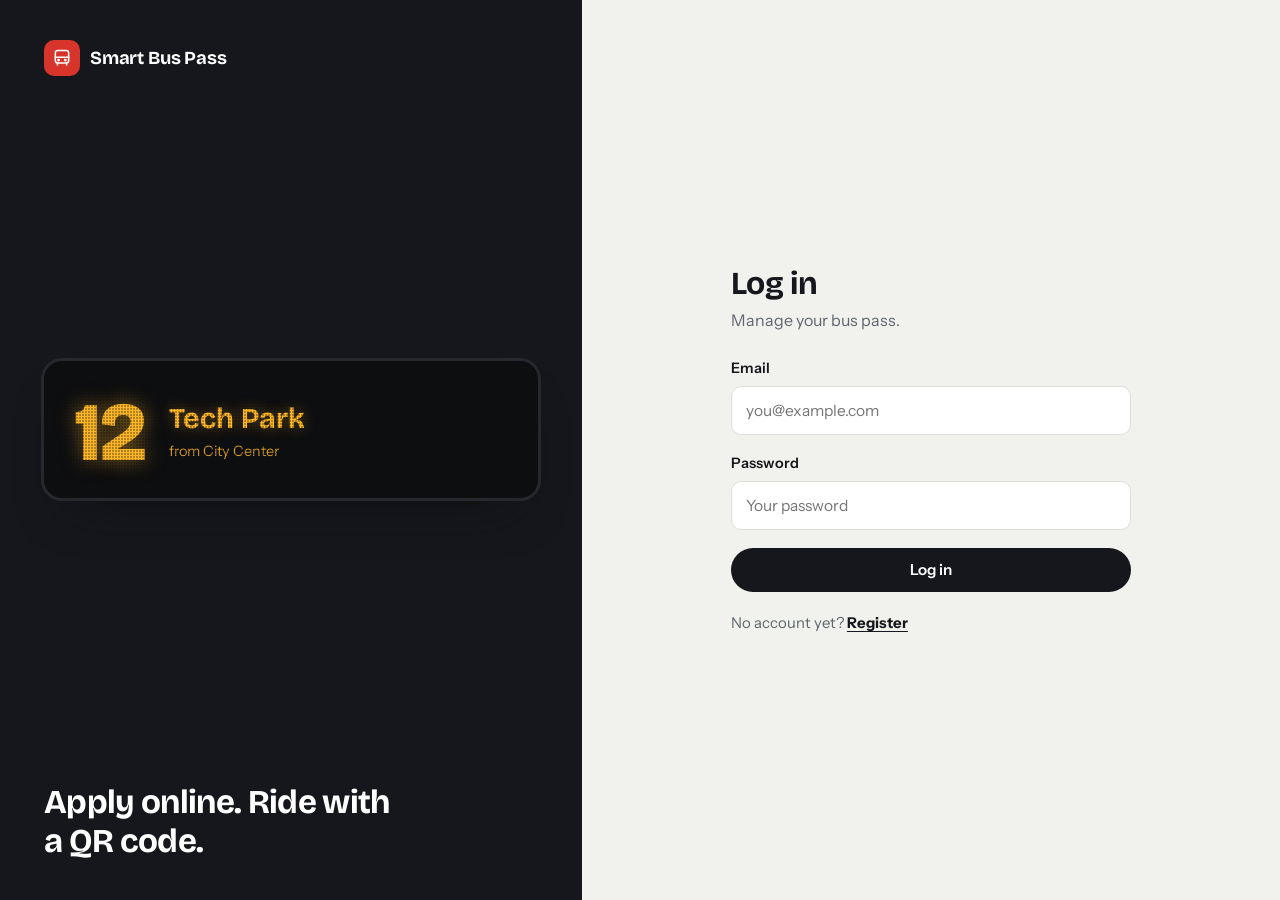
<file: track.html>
<!DOCTYPE html>
<html lang="en">
<head>
<meta charset="UTF-8">
<meta name="viewport" content="width=device-width, initial-scale=1.0">
<title>Track status - Smart Bus Pass</title>
<link rel="preconnect" href="https://fonts.googleapis.com">
<link rel="preconnect" href="https://fonts.gstatic.com" crossorigin>
<link rel="stylesheet" href="https://fonts.googleapis.com/css2?family=Bricolage+Grotesque:opsz,wght@12..96,500..800&family=Instrument+Sans:wght@400..700&display=swap">
<link rel="stylesheet" href="css/style.css">
</head>
<body>

<header id="topbar"></header>

<main class="wrap page">
  <div class="page-head">
    <h1>Track your applications</h1>
    <p>Where each pass you applied for stands right now.</p>
  </div>

  <div id="appList"></div>
</main>

<script src="js/app.js"></script>
<script>
(function () {
  const user = requireUser();
  if (!user) return;
  initNavbar('track');

  const box = document.getElementById('appList');

  /* Three steps: Applied, Under review, then the outcome */
  function stepper(state) {
    const check = icon('check', 15), cross = icon('x', 15), clock = icon('clock', 15);
    let s2, s3, last = 'Approved';
    if (state === 'pending') { s2 = 'current'; s3 = ''; }
    else if (state === 'approved') { s2 = 'done'; s3 = 'done'; }
    else if (state === 'rejected') { s2 = 'done'; s3 = 'bad'; last = 'Rejected'; }
    else { s2 = 'done'; s3 = 'off'; last = 'Expired'; }
    return '<div class="steps" aria-label="Application progress">' +
      '<div class="step done"><span class="step-dot">' + check + '</span>Applied</div>' +
      '<div class="step ' + s2 + '"><span class="step-dot">' + (s2 === 'done' ? check : clock) + '</span>Under review</div>' +
      '<div class="step ' + s3 + '"><span class="step-dot">' +
        (s3 === 'done' ? check : s3 === 'bad' ? cross : s3 === 'off' ? clock : '') + '</span>' + last + '</div>' +
    '</div>';
  }

  function render(apps) {
    if (apps.length === 0) {
      box.innerHTML = '<div class="card">' + emptyState('inbox', 'No applications yet.', 'apply.html', 'Apply for a pass') + '</div>';
      return;
    }
    box.innerHTML = apps.map(function (a) {
      const isRejected = a.state === 'rejected';
      const isExpired = a.state === 'expired';
      // A pass that was renewed early is marked expired by the backend before its end date
      const endedEarly = isExpired && a.expiry && a.expiry.getTime() > Date.now();
      const dateLabel = isRejected || endedEarly ? 'Outcome' : isExpired ? 'Expired on' : 'Valid till';
      const dateValue = isRejected ? 'Rejected' : endedEarly ? 'Renewed' : (a.expiry ? formatDate(a.expiry) : 'Awaiting approval');

      // Renewing is only allowed by the backend while the pass is still "approved"
      let action = '';
      if (a.status === 'approved') {
        action = (a.state === 'approved' ? '<a class="btn btn-outline btn-sm" href="mypass.html">Show pass</a> ' : '') +
          '<button type="button" class="btn btn-outline btn-sm" data-renew="' + a.id + '">Renew</button>';
      } else if (isRejected || isExpired) {
        action = '<a class="btn btn-outline btn-sm" href="apply.html">Apply again</a>';
      }

      return '' +
      '<article class="card">' +
        '<div class="track-top">' +
          '<div class="track-id">' + plateHTML(a.route, true) +
            '<div><span class="pass-id">' + esc(a.passId) + '</span><span class="sub-line">' + esc(routeName(a.route)) + '</span></div>' +
            badgeForStatus(a.state) +
          '</div>' +
          '<div class="flex gap-10">' + action + '</div>' +
        '</div>' +
        '<dl class="kv">' +
          '<div><dt>Pass type</dt><dd>' + esc(a.typeLabel) + ' (' + esc(a.tripLabel) + ')</dd></div>' +
          // the backend now stores the amount for each application; older ones fall back to the route fare
          (a.amount != null
            ? '<div><dt>Amount</dt><dd>' + money(a.amount) + '</dd></div>'
            : '<div><dt>Route fare</dt><dd>' + (a.route ? money(a.route.fare) : '-') + '</dd></div>') +
          '<div><dt>Applied on</dt><dd>' + formatDate(a.applied_on) + '</dd></div>' +
          '<div><dt>' + dateLabel + '</dt><dd>' + dateValue + '</dd></div>' +
        '</dl>' +
        (isRejected && a.rejection_reason ? '<div class="reason"><b>Why it was rejected:</b> ' + esc(a.rejection_reason) + '</div>' : '') +
        stepper(a.state) +
      '</article>';
    }).join('');
  }

  async function load() {
    box.innerHTML = loadingHTML();
    try { render(await fetchMyApplications()); }
    catch (e) { showError(box, e, load); }
  }

  box.addEventListener('click', async function (e) {
    const btn = e.target.closest('button[data-renew]');
    if (!btn) return;
    if (!window.confirm('Renew this pass?\n\nThe current pass is marked expired and a new request is sent for approval.')) return;
    setBusy(btn, true, 'Renewing...');
    try {
      await renewPass(btn.dataset.renew);
      showToast('Renewal submitted for approval.');
      load();
    } catch (err) {
      setBusy(btn, false);
      if (!err.silent) showToast(err.message, true);
    }
  });

  load();
})();
</script>
</body>
</html>
</file>
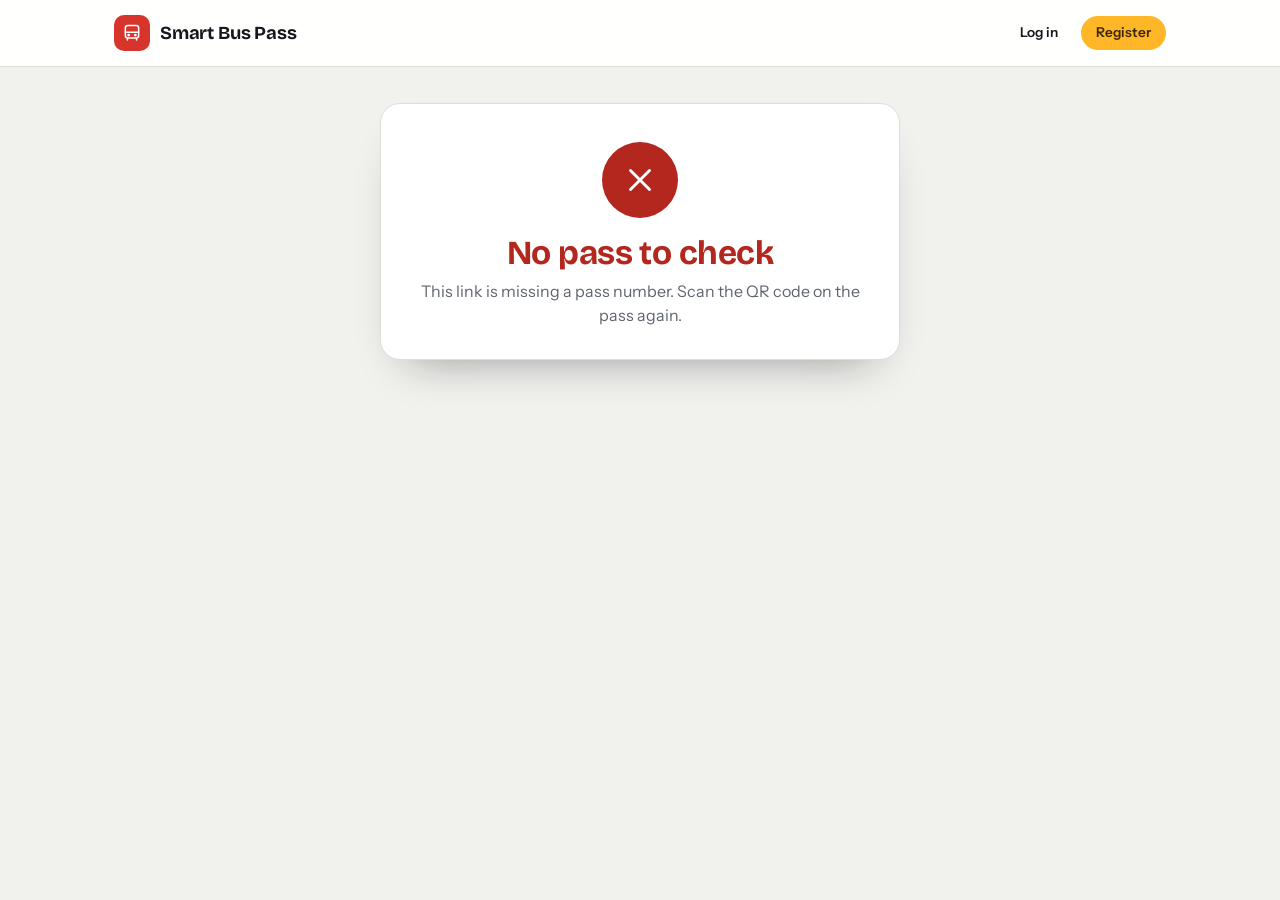
<file: verify.html>
<!DOCTYPE html>
<html lang="en">
<head>
<meta charset="UTF-8">
<meta name="viewport" content="width=device-width, initial-scale=1.0">
<title>Verify pass - Smart Bus Pass</title>
<link rel="preconnect" href="https://fonts.googleapis.com">
<link rel="preconnect" href="https://fonts.gstatic.com" crossorigin>
<link rel="stylesheet" href="https://fonts.googleapis.com/css2?family=Bricolage+Grotesque:opsz,wght@12..96,500..800&family=Instrument+Sans:wght@400..700&display=swap">
<link rel="stylesheet" href="css/style.css">
</head>
<body>

<header id="topbar"></header>

<main class="wrap page">
  <div id="result">
    <div class="verify"><div class="loading">Checking this pass...</div></div>
  </div>
</main>

<script src="js/app.js"></script>
<script>
(function () {
  initNavbar('verify');

  const result = document.getElementById('result');
  const id = Number(new URLSearchParams(window.location.search).get('id'));

  function show(ok, heading, lead, details) {
    result.innerHTML =
      '<div class="verify ' + (ok ? 'ok' : 'bad') + '">' +
        '<div class="verify-mark">' + icon(ok ? 'check' : 'x', 38) + '</div>' +
        '<h1>' + heading + '</h1>' +
        '<p class="lead">' + lead + '</p>' +
        (details || '') +
      '</div>';
  }

  if (!id) {
    show(false, 'No pass to check', 'This link is missing a pass number. Scan the QR code on the pass again.');
    return;
  }

  fetchVerify();

  async function fetchVerify() {
    try {
      const d = await verifyPass(id);
      const passId = 'BP-' + String(id).padStart(4, '0');
      const details =
        '<dl>' +
          '<div><dt>Pass ID</dt><dd class="pass-id">' + esc(passId) + '</dd></div>' +
          '<div><dt>Route</dt><dd>' + (d.route ? '<span class="plate">' + esc(d.route) + '</span>' : '-') + '</dd></div>' +
          '<div><dt>Pass type</dt><dd>' + esc(cap(d.pass_type)) + (d.trip_type ? ' (' + esc((TRIP_TYPES[d.trip_type] || { label: d.trip_type }).label) + ')' : '') + '</dd></div>' +
          '<div><dt>Status</dt><dd>' + badgeForStatus(d.status) + '</dd></div>' +
        '</dl>';
      if (d.valid) show(true, 'Valid pass', 'This pass is approved.', details);
      else show(false, 'Not valid', 'This pass is ' + esc(d.status) + ', so it cannot be used.', details);
    } catch (e) {
      show(false, 'Pass not found', esc(e.message));
    }
  }
})();
</script>
</body>
</html>
</file>
<file: css/style.css>
/* =========================================================
   Smart Bus Pass - Stylesheet
   Look: the amber LED destination board of a city bus, and
   a paper ticket with a tear-off stub for the pass itself.
   ========================================================= */

/* ===== Tokens ===== */
:root{
  --ink:#15171c;
  --ink-soft:#2b2f38;
  --paper:#f1f2ee;
  --card:#ffffff;
  --line:#dcdfd8;
  --line-soft:#eaece6;
  --muted:#5f646e;

  --signal:#d7352b;
  --lamp:#ffb627;
  --lamp-ink:#3a2700;

  --ok:#0f7a5f;   --ok-bg:#d9efe7;
  --warn:#8a5700; --warn-bg:#ffefc4;
  --bad:#b3271f;  --bad-bg:#fbe0dd;
  --off:#5f646e;  --off-bg:#e6e8e3;

  --display:"Bricolage Grotesque","Trebuchet MS",system-ui,sans-serif;
  --body:"Instrument Sans",system-ui,-apple-system,"Segoe UI",Roboto,sans-serif;

  --r-input:10px;
  --r-card:16px;
  --r-ticket:20px;
}

/* ===== Base ===== */
*{box-sizing:border-box;margin:0;padding:0;}
html{-webkit-text-size-adjust:100%;}
body{
  font-family:var(--body);
  font-size:1rem;line-height:1.5;
  background:var(--paper);color:var(--ink);
  min-height:100vh;
  -webkit-font-smoothing:antialiased;
}
h1,h2,h3{font-family:var(--display);letter-spacing:-.015em;line-height:1.15;}
a{color:inherit;text-decoration:none;}
ul{list-style:none;}
button{font-family:inherit;}
:focus-visible{outline:2px solid var(--ink);outline-offset:2px;}
.on-dark :focus-visible{outline-color:var(--lamp);}
.ic{display:block;flex:none;}
[hidden]{display:none !important;}

.wrap{max-width:1100px;margin:0 auto;padding:0 24px;}
.page{padding-top:36px;padding-bottom:72px;}
.page-narrow{max-width:760px;}

/* ===== Top bar ===== */
.topbar{
  position:sticky;top:0;z-index:40;
  background:rgba(255,255,255,.94);
  -webkit-backdrop-filter:saturate(1.4) blur(8px);backdrop-filter:saturate(1.4) blur(8px);
  border-bottom:1px solid var(--line);
}
.topbar-inner{
  max-width:1100px;margin:0 auto;padding:0 24px;min-height:66px;
  display:flex;align-items:center;gap:20px;flex-wrap:wrap;
}
.brand{display:inline-flex;align-items:center;gap:10px;font:700 1.15rem var(--display);letter-spacing:-.01em;}
.brand-mark{
  width:36px;height:36px;border-radius:10px;background:var(--signal);color:#fff;
  display:grid;place-items:center;flex:none;
}
.topnav{display:flex;gap:4px;flex:1;}
.nav-link{
  padding:8px 14px;border-radius:999px;font-weight:600;font-size:.92rem;
  color:var(--ink-soft);white-space:nowrap;transition:background .15s,color .15s;
}
.nav-link:hover{background:var(--line-soft);}
.nav-link.active{background:var(--ink);color:#fff;}
.topbar-right{display:flex;align-items:center;gap:8px;margin-left:auto;}
.admin-tag{
  background:var(--lamp);color:var(--lamp-ink);font:700 .75rem var(--body);
  padding:3px 10px;border-radius:999px;margin-left:2px;
}

.icon-btn{
  position:relative;width:42px;height:42px;border-radius:50%;
  display:grid;place-items:center;border:1.5px solid var(--line);background:#fff;color:var(--ink);
  transition:border-color .15s;
}
.icon-btn:hover{border-color:var(--ink);}
.count-dot{
  position:absolute;top:-6px;right:-6px;min-width:22px;height:22px;padding:0 4px;border-radius:999px;
  background:var(--signal);color:#fff;font:700 .72rem/18px var(--body);text-align:center;
  border:2px solid #fff;box-sizing:border-box;
}

@media(max-width:820px){
  .wrap{padding:0 16px;}
  .page{padding-top:26px;}
  .topbar-inner{padding:10px 16px;gap:10px 12px;}
  .topnav{order:3;flex-basis:100%;overflow-x:auto;padding-bottom:4px;-webkit-overflow-scrolling:touch;}
  .acct-name{display:none;}
  .acct-btn{padding-right:8px;}
  .brand{font-size:1.02rem;gap:8px;}
  .topbar-right .btn-sm{padding:7px 12px;}
  .filters .search{min-width:0;flex:1 1 200px;}
}

/* ===== Account switcher ===== */
.acct{position:relative;}
.acct-btn{
  display:inline-flex;align-items:center;gap:8px;padding:4px 10px 4px 4px;
  border-radius:999px;border:1.5px solid var(--line);background:#fff;cursor:pointer;
  font:600 .9rem var(--body);color:var(--ink);transition:border-color .15s;
}
.acct-btn:hover,.acct-btn[aria-expanded="true"]{border-color:var(--ink);}
.acct-btn .ic{transition:transform .15s;}
.acct-btn[aria-expanded="true"] .ic{transform:rotate(180deg);}
.avatar{
  display:inline-grid;place-items:center;border-radius:50%;color:#fff;
  font:700 .8rem var(--body);flex:none;letter-spacing:.02em;
}
.acct-panel{
  position:absolute;right:0;top:calc(100% + 10px);width:min(340px,92vw);
  background:#fff;border:1px solid var(--line);border-radius:16px;padding:8px;z-index:60;
  box-shadow:0 24px 48px -16px rgba(13,14,16,.35);
}
.acct-title{padding:8px 10px 6px;font-size:.82rem;color:var(--muted);font-weight:600;}
.acct-list{display:grid;gap:2px;}
.acct-item{
  width:100%;display:flex;align-items:center;gap:12px;padding:8px 10px;border-radius:12px;
  border:0;background:transparent;cursor:pointer;text-align:left;font:inherit;color:inherit;
}
.acct-item:hover{background:var(--line-soft);}
.acct-item.current{background:#fff6dc;cursor:default;}
.acct-item.current .ic{color:var(--ok);}
.acct-meta{flex:1;min-width:0;display:flex;flex-direction:column;}
.acct-meta b{font-size:.92rem;font-weight:600;}
.acct-meta small{color:var(--muted);font-size:.8rem;overflow:hidden;text-overflow:ellipsis;white-space:nowrap;}
.acct-actions{border-top:1px solid var(--line-soft);margin-top:8px;padding-top:6px;display:grid;}
.acct-action{
  display:flex;align-items:center;gap:10px;padding:10px;border-radius:10px;border:0;background:none;
  cursor:pointer;font:600 .9rem var(--body);color:var(--ink);text-align:left;width:100%;
}
.acct-action:hover{background:var(--line-soft);}
.acct-action.danger{color:var(--bad);}
.acct-note{padding:8px 10px;font-size:.82rem;color:var(--muted);}
.tag{
  font:700 .7rem var(--body);padding:2px 8px;border-radius:999px;background:var(--lamp);color:var(--lamp-ink);
}
.count-pill{
  min-width:22px;height:22px;padding:0 6px;border-radius:999px;background:var(--signal);color:#fff;
  font:700 .75rem/22px var(--body);text-align:center;
}

/* ===== Page header ===== */
.page-head{margin-bottom:26px;}
.page-head h1{font-size:clamp(1.7rem,3.4vw,2.3rem);font-weight:700;}
.page-head p{color:var(--muted);margin-top:6px;max-width:60ch;}
.page-head .row{display:flex;align-items:center;gap:12px;flex-wrap:wrap;}

/* ===== Cards & layout ===== */
.card{
  background:var(--card);border:1px solid var(--line);border-radius:var(--r-card);
  padding:24px;margin-bottom:22px;
}
.card-head{display:flex;justify-content:space-between;align-items:center;gap:12px;flex-wrap:wrap;margin-bottom:14px;}
.card-head h2{font-size:1.15rem;font-weight:700;}
.grid{display:grid;gap:20px;}
.grid-2{grid-template-columns:1fr 1fr;}
.grid-3{grid-template-columns:repeat(3,1fr);}
@media(max-width:800px){.grid-2,.grid-3{grid-template-columns:1fr;}}

/* ===== Stat strip ===== */
.stats{
  display:grid;grid-template-columns:repeat(4,1fr);
  background:#fff;border:1px solid var(--line);border-radius:var(--r-card);margin-bottom:24px;
}
.stat{padding:20px 22px;border-left:1px solid var(--line);}
.stat:first-child{border-left:0;}
.stat-num{font:700 2.4rem/1 var(--display);letter-spacing:-.02em;}
.stat-label{display:flex;align-items:center;gap:8px;color:var(--muted);font-size:.9rem;margin-top:10px;}
.dot{width:8px;height:8px;border-radius:50%;background:var(--ink);flex:none;}
.dot.ok{background:var(--ok);} .dot.warn{background:var(--lamp);} .dot.bad{background:var(--bad);}
@media(max-width:760px){
  .stats{grid-template-columns:1fr 1fr;}
  .stat:nth-child(3){border-left:0;}
  .stat:nth-child(n+3){border-top:1px solid var(--line);}
}

/* ===== Route plate + LED board ===== */
.plate{
  display:inline-flex;align-items:center;justify-content:center;min-width:2.6em;padding:.05em .5em;
  background:#0d0e10;color:var(--lamp);font:800 1.1rem/1.5 var(--display);letter-spacing:.02em;
  border-radius:7px;text-shadow:0 0 8px rgba(255,182,39,.5);flex:none;
}
.plate-lg{font-size:2rem;border-radius:10px;padding:.05em .55em;}

.board{
  position:relative;background:#0d0e10;color:var(--lamp);border-radius:18px;padding:30px 30px 24px;
  box-shadow:0 0 0 3px #26282e,0 28px 50px -26px rgba(13,14,16,.7);overflow:hidden;
}
.board::after{
  content:"";position:absolute;inset:0;pointer-events:none;
  background:radial-gradient(circle at center,transparent 0,transparent 1.1px,rgba(13,14,16,.5) 1.6px);
  background-size:3px 3px;
}
.board-row{display:flex;align-items:center;gap:22px;}
.board-no{font:800 clamp(3.2rem,8vw,5.2rem)/1 var(--display);text-shadow:0 0 20px rgba(255,182,39,.55);}
.board-dest{font:700 clamp(1.25rem,2.6vw,1.8rem)/1.15 var(--display);text-shadow:0 0 14px rgba(255,182,39,.45);}
.board-via{font-size:.9rem;opacity:.85;margin-top:6px;}
.board-foot{
  border-top:1px solid rgba(255,182,39,.25);margin-top:20px;padding-top:12px;
  display:flex;justify-content:space-between;gap:12px;font-size:.88rem;
}
.roll{display:flex;align-items:center;gap:22px;min-width:0;}
.roll.out{animation:rollOut .3s ease-in forwards;}
.roll.in{animation:rollIn .3s ease-out;}
@keyframes rollOut{to{transform:translateY(-45%);opacity:0;}}
@keyframes rollIn{from{transform:translateY(45%);opacity:0;}}

/* ===== Forms ===== */
.field{margin-bottom:18px;}
.field > label,.label{display:block;font-weight:600;font-size:.9rem;margin-bottom:6px;}
.field input:not([type="radio"]),
.field select,
.control{
  width:100%;padding:12px 14px;border:1.5px solid var(--line);border-radius:var(--r-input);
  font:inherit;font-size:.97rem;background:#fff;color:var(--ink);transition:border-color .15s,box-shadow .15s;
}
.field select,select.control{
  appearance:none;-webkit-appearance:none;padding-right:38px;
  background-image:url("data:image/svg+xml,%3Csvg xmlns='http://www.w3.org/2000/svg' width='16' height='16' viewBox='0 0 24 24' fill='none' stroke='%2315171c' stroke-width='2' stroke-linecap='round' stroke-linejoin='round'%3E%3Cpath d='m6 9 6 6 6-6'/%3E%3C/svg%3E");
  background-repeat:no-repeat;background-position:right 12px center;
}
.field input:not([type="radio"]):focus,
.field select:focus,
.control:focus{
  outline:none;border-color:var(--ink);box-shadow:0 0 0 4px rgba(255,182,39,.45);
}
.form-hint{font-size:.82rem;color:var(--muted);margin-top:5px;}
.error-text{
  display:none;color:var(--bad);font-size:.88rem;margin-top:8px;font-weight:600;
}
.search{position:relative;}
.search .ic{position:absolute;left:12px;top:50%;transform:translateY(-50%);color:var(--muted);}
.search .control{padding-left:38px;}

/* Pass type tiles */
.tiles{display:grid;grid-template-columns:repeat(4,1fr);gap:10px;}
.tile{position:relative;display:block;}
.tile input{position:absolute;inset:0;opacity:0;cursor:pointer;margin:0;}
.tile-body{
  display:block;height:100%;border:1.5px solid var(--line);border-radius:12px;padding:12px;
  background:#fff;transition:border-color .15s,background .15s;
}
.tile:hover .tile-body{border-color:var(--ink-soft);}
.tile input:checked + .tile-body{border-color:var(--ink);background:#fff8e2;box-shadow:inset 0 0 0 1px var(--ink);}
.tile input:focus-visible + .tile-body{outline:2px solid var(--ink);outline-offset:2px;}
.tile-name{display:block;font-weight:600;font-size:.9rem;}
.tile-price{display:block;font:700 1.2rem var(--display);margin-top:2px;overflow-wrap:anywhere;}
.tile-sub{display:block;color:var(--muted);font-size:.8rem;}
@media(max-width:700px){.tiles{grid-template-columns:1fr 1fr;}}
.tiles.tiles-2{grid-template-columns:1fr 1fr;}

/* ===== Buttons ===== */
.btn{
  display:inline-flex;align-items:center;justify-content:center;gap:8px;
  padding:11px 22px;border-radius:999px;border:1.5px solid transparent;cursor:pointer;
  font:600 .95rem var(--body);line-height:1.3;transition:background .15s,color .15s,border-color .15s,transform .05s;
}
.btn:active{transform:translateY(1px);}
.btn-primary{background:var(--ink);color:#fff;}
.btn-primary:hover{background:var(--ink-soft);}
.btn-accent{background:var(--lamp);color:var(--lamp-ink);}
.btn-accent:hover{background:#ffc552;}
.btn-outline{border-color:var(--ink);color:var(--ink);background:transparent;}
.btn-outline:hover{background:var(--ink);color:#fff;}
.btn-ghost{color:var(--ink);background:transparent;}
.btn-ghost:hover{background:var(--line-soft);}
.btn-success{background:var(--ok);color:#fff;}
.btn-success:hover{filter:brightness(1.1);}
.btn-danger{background:#fff;color:var(--bad);border-color:#efc3bf;}
.btn-danger:hover{background:var(--bad-bg);}
.btn-block{width:100%;}
.btn-sm{padding:7px 14px;font-size:.85rem;}

/* ===== Badges ===== */
.badge{
  display:inline-flex;align-items:center;gap:6px;padding:3px 11px 3px 9px;border-radius:999px;
  font-size:.8rem;font-weight:600;white-space:nowrap;
}
.badge::before{content:"";width:7px;height:7px;border-radius:50%;background:currentColor;}
.badge-pending{background:var(--warn-bg);color:var(--warn);}
.badge-approved{background:var(--ok-bg);color:var(--ok);}
.badge-rejected{background:var(--bad-bg);color:var(--bad);}
.badge-expired{background:var(--off-bg);color:var(--off);}

/* ===== Tables ===== */
.table-wrap{overflow-x:auto;margin:0 -6px;padding:0 6px;}
table{width:100%;border-collapse:collapse;}
th,td{text-align:left;padding:14px 12px;border-bottom:1px solid var(--line-soft);font-size:.93rem;vertical-align:middle;}
th{color:var(--muted);font-size:.82rem;font-weight:600;white-space:nowrap;}
tbody tr:last-child td{border-bottom:0;}
tbody tr:hover td{background:#fafaf7;}
.cell-route{display:flex;align-items:center;gap:10px;}
.cell-route span:last-child{min-width:150px;}
.pass-id{font-weight:700;font-variant-numeric:tabular-nums;letter-spacing:.03em;}
.sub-line{display:block;color:var(--muted);font-size:.8rem;}

/* ===== Auth pages ===== */
.auth{min-height:100vh;display:grid;grid-template-columns:minmax(340px,5fr) 6fr;}
.auth-side{
  background:var(--ink);color:#fff;padding:40px 44px;
  display:flex;flex-direction:column;justify-content:space-between;gap:36px;
}
.auth-side .brand-mark{background:var(--signal);}
.auth-tag{font:700 clamp(1.5rem,2.6vw,2.1rem)/1.15 var(--display);letter-spacing:-.02em;max-width:16ch;}
.auth-main{display:flex;align-items:center;justify-content:center;padding:40px 24px;}
.auth-form{width:100%;max-width:400px;}
.auth-form h1{font-size:2rem;font-weight:700;}
.auth-form .sub{color:var(--muted);margin:6px 0 26px;}
.auth-form .switch{margin-top:20px;color:var(--muted);font-size:.93rem;}
.auth-form .switch a{color:var(--ink);font-weight:700;text-decoration:underline;text-underline-offset:3px;}
.notice{
  background:#fff8e2;border:1px solid #f0d78a;border-radius:12px;padding:12px 14px;
  font-size:.9rem;margin-bottom:20px;
}
.notice a{font-weight:700;text-decoration:underline;text-underline-offset:3px;}
.demo{margin-top:26px;padding-top:18px;border-top:1px solid var(--line);}
.demo p{font-size:.82rem;color:var(--muted);margin-bottom:10px;}
.demo .row{display:flex;gap:8px;flex-wrap:wrap;}
@media(max-width:860px){
  .auth{grid-template-columns:1fr;}
  .auth-side{padding:20px 24px;}
  .auth-side .board,.auth-side .auth-tag{display:none;}
  .auth-main{align-items:flex-start;padding-top:32px;}
}

/* ===== Landing ===== */
.hero{padding:64px 0 56px;}
.hero-grid{display:grid;grid-template-columns:1.05fr 1fr;gap:56px;align-items:center;}
.hero h1{font-size:clamp(2.5rem,5.6vw,4.2rem);font-weight:700;letter-spacing:-.03em;line-height:1.05;}
.lede{font-size:1.15rem;color:var(--ink-soft);margin-top:20px;max-width:46ch;}
.hero-cta{display:flex;gap:12px;flex-wrap:wrap;margin-top:30px;}
.section{padding:56px 0;border-top:1px solid var(--line);}
.section > .wrap > h2{font-size:clamp(1.5rem,3vw,2rem);font-weight:700;margin-bottom:28px;}
.steps-3{display:grid;grid-template-columns:repeat(3,1fr);gap:32px;}
.step-n{
  width:38px;height:38px;border-radius:50%;background:var(--ink);color:var(--lamp);
  display:grid;place-items:center;font:700 1.05rem var(--display);margin-bottom:14px;
}
.steps-3 h3{font-size:1.15rem;margin-bottom:6px;}
.steps-3 p{color:var(--muted);max-width:34ch;}
.split{display:grid;grid-template-columns:1fr 1fr;gap:48px;}
.split h3{font-size:1.15rem;margin-bottom:14px;}
.fare-list li,.route-list li{
  display:flex;align-items:center;gap:14px;padding:14px 0;border-bottom:1px solid var(--line);
}
.fare-list li:first-child,.route-list li:first-child{border-top:1px solid var(--line);}
.fare-name{font-weight:600;}
.fare-note{display:block;color:var(--muted);font-size:.85rem;font-weight:400;}
.fare-price{margin-left:auto;font:700 1.5rem var(--display);}
.route-list .plate{min-width:3em;}
.feature-list{display:grid;grid-template-columns:1fr 1fr;gap:0 56px;}
.feature-list div{padding:18px 0;border-top:1px solid var(--line);}
.feature-list h3{font-size:1.05rem;margin-bottom:4px;}
.feature-list p{color:var(--muted);max-width:44ch;}
@media(max-width:860px){
  .hero{padding-top:36px;}
  .hero-grid,.split,.feature-list{grid-template-columns:1fr;gap:32px;}
  .feature-list{gap:0;}
  .steps-3{grid-template-columns:1fr;gap:26px;}
}
.footer{text-align:center;padding:28px 20px 36px;color:var(--muted);font-size:.85rem;border-top:1px solid var(--line);}

/* ===== Apply page ===== */
.apply-grid{display:grid;grid-template-columns:1fr 330px;gap:24px;align-items:start;}
.summary{position:sticky;top:90px;background:var(--ink);color:#fff;border-radius:var(--r-card);padding:22px;}
.summary h2{font-size:1rem;font-weight:600;color:#c9ccd3;margin-bottom:16px;font-family:var(--body);letter-spacing:0;}
.summary .route-line{display:flex;align-items:center;gap:14px;min-height:56px;}
.summary .route-name{font:700 1.15rem/1.2 var(--display);}
.summary dl{margin-top:18px;border-top:1px solid #383c46;}
.summary dl div{display:flex;justify-content:space-between;padding:11px 0;border-bottom:1px solid #383c46;font-size:.93rem;}
.summary dt{color:#c9ccd3;}
.summary .total{display:flex;justify-content:space-between;align-items:baseline;gap:14px;flex-wrap:wrap;margin-top:16px;}
.summary .total b{font:700 2.1rem var(--display);color:var(--lamp);}
@media(max-width:900px){.apply-grid{grid-template-columns:1fr;}.summary{position:static;order:-1;}}

/* ===== Track ===== */
.track-top{display:flex;justify-content:space-between;align-items:center;gap:12px;flex-wrap:wrap;}
.track-id{display:flex;align-items:center;gap:12px;flex-wrap:wrap;}
.kv{display:grid;grid-template-columns:repeat(4,1fr);gap:16px;margin-top:18px;}
.kv dt{color:var(--muted);font-size:.82rem;}
.kv dd{font-weight:600;margin-top:2px;}
@media(max-width:800px){.kv{grid-template-columns:1fr 1fr;}}
.steps{display:grid;grid-template-columns:repeat(3,1fr);margin-top:24px;}
.step{position:relative;text-align:center;font-size:.85rem;color:var(--muted);}
.step-dot{
  width:28px;height:28px;border-radius:50%;margin:0 auto 8px;display:grid;place-items:center;
  background:#fff;border:2px solid var(--line);color:var(--muted);position:relative;z-index:1;
}
.step::before{content:"";position:absolute;top:13px;left:-50%;width:100%;height:2px;background:var(--line);}
.step:first-child::before{display:none;}
.step.done,.step.current{color:var(--ink);font-weight:600;}
.step.done .step-dot{background:var(--ok);border-color:var(--ok);color:#fff;}
.step.done::before,.step.current::before{background:var(--ok);}
.step.current .step-dot{border-color:var(--lamp);color:var(--ink);box-shadow:0 0 0 4px rgba(255,182,39,.35);}
.step.bad{color:var(--bad);font-weight:600;}
.step.bad .step-dot{background:var(--bad);border-color:var(--bad);color:#fff;}
.step.bad::before{background:var(--bad);}
.step.off{font-weight:600;}
.step.off .step-dot{background:var(--off);border-color:var(--off);color:#fff;}
.step.off::before{background:var(--off);}

/* ===== Ticket (My pass) ===== */
.ticket{
  display:grid;grid-template-columns:1fr 250px;background:#fff;border-radius:var(--r-ticket);
  box-shadow:0 0 0 1px var(--line),0 24px 44px -26px rgba(13,14,16,.5);
  max-width:780px;margin:0 auto 32px;position:relative;
}
.ticket.expired{filter:grayscale(1);opacity:.75;}
.ticket-main{padding:26px 30px 28px;}
.ticket-top{display:flex;justify-content:space-between;align-items:center;margin-bottom:22px;}
.ticket-brand{display:flex;align-items:center;gap:8px;font:700 .95rem var(--display);}
.ticket-brand .brand-mark{width:26px;height:26px;border-radius:8px;}
.ticket-route{display:flex;align-items:center;gap:16px;}
.ticket-route .route-name{font:700 1.45rem/1.15 var(--display);letter-spacing:-.015em;}
.ticket .kv{grid-template-columns:1fr 1fr;margin-top:24px;gap:18px 20px;}
.ticket .meter-row{margin-top:24px;}
.meter-label{display:flex;justify-content:space-between;font-size:.85rem;color:var(--muted);margin-bottom:6px;}
.meter{height:6px;background:var(--line-soft);border-radius:4px;overflow:hidden;}
.meter i{display:block;height:100%;background:var(--ok);border-radius:4px;}
.meter.on-dark-meter{background:#383c46;}
.meter.on-dark-meter i{background:var(--lamp);}
.ticket-stub{
  position:relative;border-left:2px dashed var(--line);padding:26px 22px;
  display:flex;flex-direction:column;align-items:center;justify-content:center;gap:12px;text-align:center;
}
.ticket-stub::before,.ticket-stub::after{
  content:"";position:absolute;left:-14px;width:26px;height:26px;border-radius:50%;background:var(--paper);
  box-shadow:inset 0 0 0 1px var(--line);
}
.ticket-stub::before{top:-13px;clip-path:inset(50% 0 0 0);}
.ticket-stub::after{bottom:-13px;clip-path:inset(0 0 50% 0);}
.qr-box{background:#fff;border:1px solid var(--line);border-radius:14px;padding:12px;display:grid;place-items:center;}
.qr-box img,.qr-box canvas{display:block;}
.stub-note{font-size:.82rem;color:var(--muted);}
@media(max-width:700px){
  .ticket{grid-template-columns:1fr;}
  .ticket-stub{border-left:0;border-top:2px dashed var(--line);}
  .ticket-stub::before{left:-13px;top:-14px;clip-path:inset(0 0 0 50%);}
  .ticket-stub::after{left:auto;right:-13px;bottom:auto;top:-14px;clip-path:inset(0 50% 0 0);}
  .ticket-main{padding:22px 22px 24px;}
}
.ticket-actions{display:flex;gap:10px;justify-content:center;flex-wrap:wrap;margin-top:-8px;margin-bottom:8px;}

/* Dashboard: current pass */
.peek{
  display:flex;align-items:center;gap:24px;flex-wrap:wrap;
  background:var(--ink);color:#fff;border-radius:var(--r-card);padding:22px 26px;margin-bottom:24px;
}
.peek-main{display:flex;align-items:center;gap:16px;flex:1;min-width:240px;}
.peek .route-name{font:700 1.25rem/1.2 var(--display);}
.peek small{display:block;color:#c9ccd3;margin-top:2px;}
.peek-meter{flex:1;min-width:200px;max-width:320px;}
.peek .meter-label{color:#c9ccd3;}
.peek.empty{background:#fff;color:var(--ink);border:1.5px dashed #b9bdb4;}
.peek.empty small{color:var(--muted);}

/* ===== Notifications ===== */
.notif{
  display:grid;grid-template-columns:40px 1fr;gap:14px;padding:16px 12px 16px 14px;
  border-bottom:1px solid var(--line-soft);border-left:3px solid transparent;
}
.notif:last-child{border-bottom:0;}
.notif.unread{background:#fff8e2;border-left-color:var(--lamp);}
.notif-ic{width:40px;height:40px;border-radius:50%;display:grid;place-items:center;background:var(--line-soft);color:var(--ink);}
.notif-ic.ok{background:var(--ok-bg);color:var(--ok);}
.notif-ic.bad{background:var(--bad-bg);color:var(--bad);}
.notif .title{font-weight:700;}
.notif .time{font-size:.8rem;color:var(--muted);margin-top:2px;}

/* ===== Empty state ===== */
.empty-state{text-align:center;padding:44px 20px;color:var(--muted);}
.empty-state .ic-wrap{
  width:60px;height:60px;border-radius:50%;background:var(--line-soft);color:var(--ink);
  display:grid;place-items:center;margin:0 auto 14px;
}
.empty-state p{max-width:40ch;margin:0 auto;}
.empty-state .btn{margin-top:16px;}
.empty-state.tight{padding:28px 10px;}

/* ===== Utility ===== */
.flex{display:flex;}
.flex-between{display:flex;justify-content:space-between;align-items:center;gap:12px;}
.gap-10{gap:10px;}
.mt-10{margin-top:10px;}
.mt-20{margin-top:20px;}
.mb-10{margin-bottom:10px;}
.text-center{text-align:center;}
.text-muted{color:var(--muted);}
.filters{display:flex;gap:10px;flex-wrap:wrap;}
.filters .search{min-width:290px;}

/* ===== Toast ===== */
.toast{
  position:fixed;left:50%;bottom:28px;transform:translateX(-50%);z-index:999;
  background:var(--ink);color:#fff;padding:13px 20px 13px 18px;border-radius:12px;
  font-weight:600;font-size:.93rem;
  box-shadow:inset 5px 0 0 var(--ok),0 18px 40px -14px rgba(13,14,16,.6);display:none;max-width:92vw;
}
.toast.error{box-shadow:inset 5px 0 0 var(--signal),0 18px 40px -14px rgba(13,14,16,.6);}

/* ===== Motion + print ===== */
@media (prefers-reduced-motion:reduce){
  *,*::before,*::after{animation:none !important;transition:none !important;}
}
@media print{
  .topbar,.no-print,.footer{display:none !important;}
  body{background:#fff;}
  .ticket{box-shadow:none;border:1px solid #999;}
  .ticket-stub::before,.ticket-stub::after{display:none;}
}

/* ===== Loading, errors, server wake-up ===== */
.loading{text-align:center;color:var(--muted);padding:36px 0;}
.inline-error{text-align:center;padding:28px 16px;}
.inline-error p{margin-bottom:12px;font-weight:600;color:var(--bad);}
.wake{
  position:fixed;top:0;left:0;right:0;z-index:100;background:var(--lamp);color:var(--lamp-ink);
  text-align:center;font-weight:600;font-size:.9rem;padding:9px 16px;
}
.btn[disabled]{opacity:.6;cursor:not-allowed;}

/* ===== Add route (admin) ===== */
.route-form{display:grid;grid-template-columns:.8fr 1.3fr 1.3fr .8fr auto;gap:12px;align-items:end;}
.route-form .field{margin-bottom:0;}
@media(max-width:900px){
  .route-form{grid-template-columns:1fr 1fr;}
  .route-form .btn{grid-column:1 / -1;}
}
.route-note{color:var(--muted);font-size:.9rem;margin-bottom:16px;max-width:60ch;}

/* ===== Verify page (opened by scanning the QR code) ===== */
.verify{
  max-width:520px;margin:0 auto;text-align:center;background:#fff;border:1px solid var(--line);
  border-radius:var(--r-ticket);padding:38px 28px 32px;
  box-shadow:0 24px 44px -28px rgba(13,14,16,.45);
}
.verify-mark{width:76px;height:76px;border-radius:50%;display:grid;place-items:center;margin:0 auto 16px;color:#fff;}
.verify.ok .verify-mark{background:var(--ok);}
.verify.bad .verify-mark{background:var(--bad);}
.verify h1{font-size:2.1rem;font-weight:700;}
.verify.ok h1{color:var(--ok);}
.verify.bad h1{color:var(--bad);}
.verify .lead{color:var(--muted);margin-top:6px;}
.verify dl{display:grid;grid-template-columns:1fr 1fr;gap:16px;margin-top:26px;text-align:left;padding-top:22px;border-top:2px dashed var(--line);}
.verify dt{color:var(--muted);font-size:.82rem;}
.verify dd{font-weight:600;margin-top:2px;}

/* ===== Reject dialog (admin) and rejection reason ===== */
.btn-bad{background:var(--bad);color:#fff;}
.btn-bad:hover{filter:brightness(1.1);}
.dialog{
  margin:auto;border:0;border-radius:var(--r-card);padding:0;max-width:440px;width:calc(100% - 32px);
  box-shadow:0 30px 60px -20px rgba(13,14,16,.55);color:var(--ink);
}
.dialog::backdrop{background:rgba(13,14,16,.55);}
.dialog-body{padding:26px 26px 22px;}
.dialog h2{font-size:1.3rem;font-weight:700;}
.dialog-sub{color:var(--muted);margin:6px 0 20px;font-size:.93rem;}
.dialog-actions{display:flex;justify-content:flex-end;gap:10px;margin-top:8px;}
.reason{
  margin-top:16px;padding:12px 14px;border-radius:10px;background:var(--bad-bg);color:var(--bad);font-size:.93rem;
}

/* ===== Optional applicant details (Apply form) ===== */
.optional-tag{font-weight:500;color:var(--muted);font-size:.85rem;}
</file>
